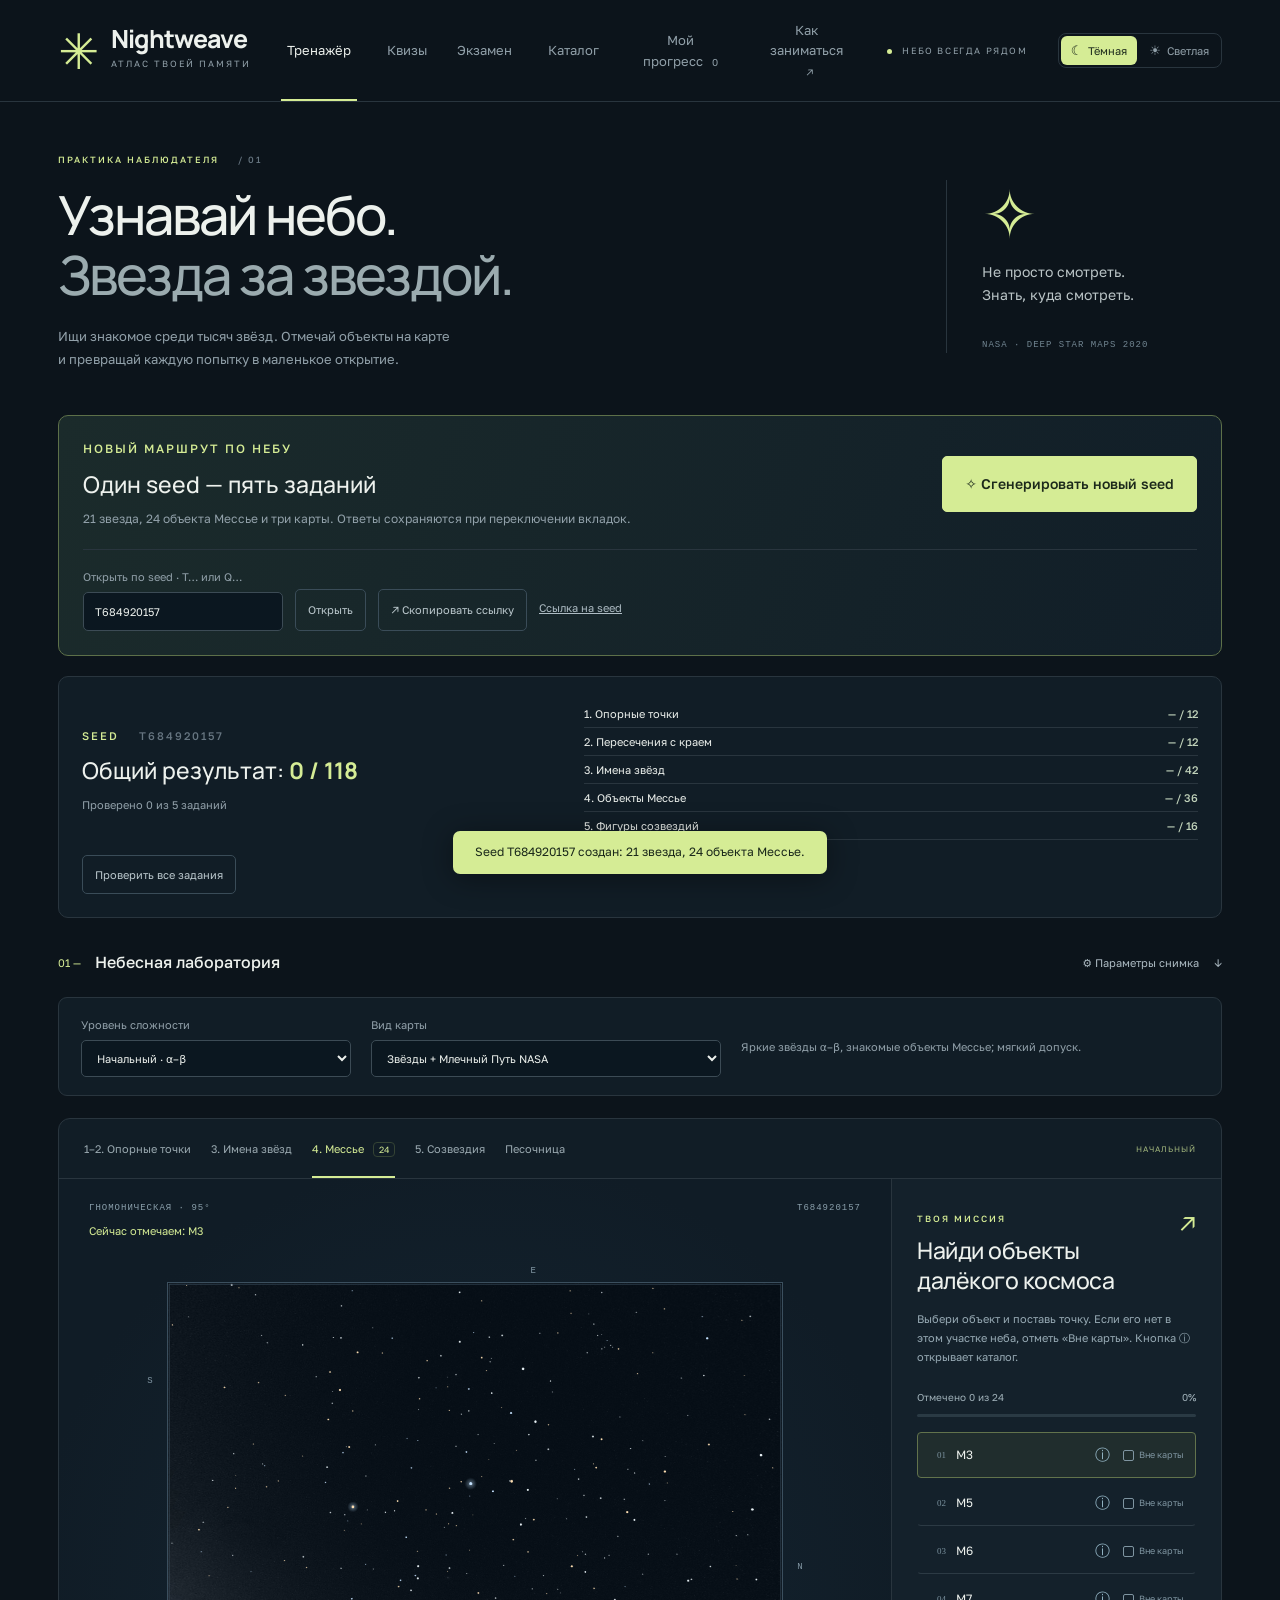
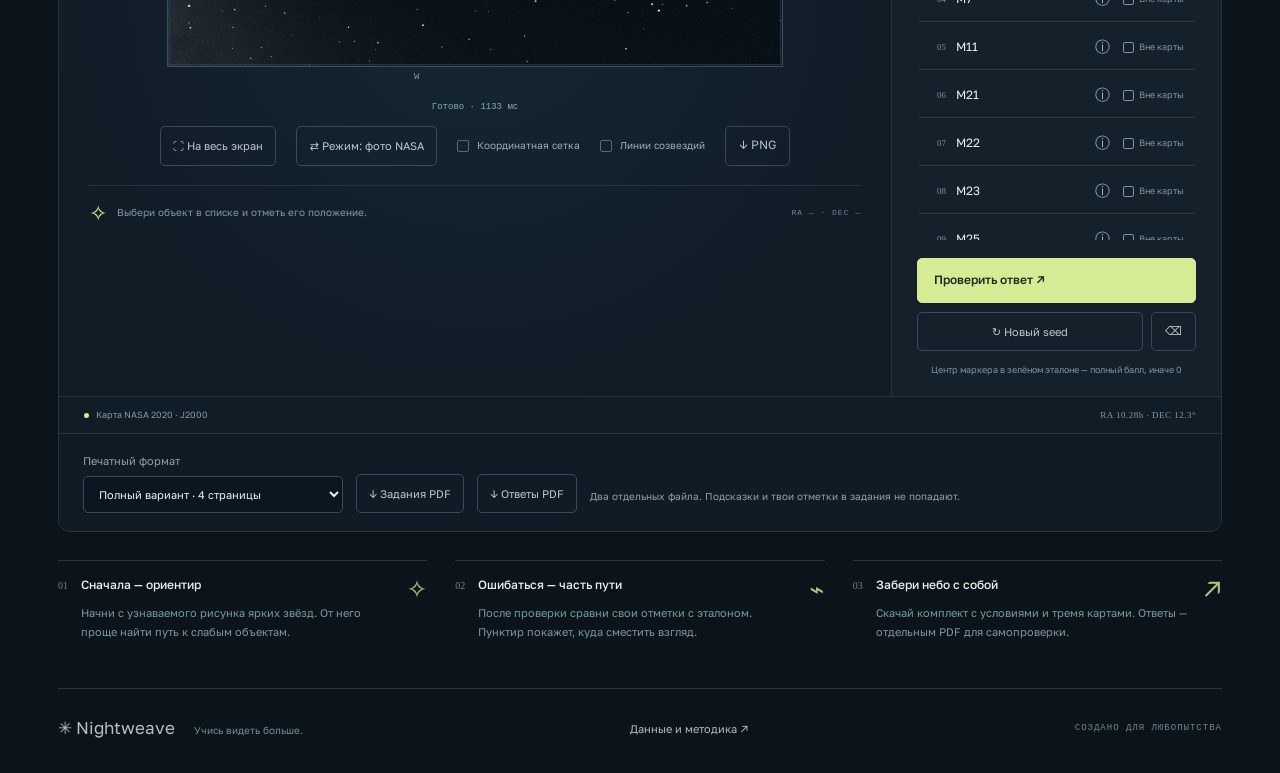
<file: index.html>
<!doctype html>
<html lang="ru">
  <head>
    <meta charset="utf-8" />
    <meta name="viewport" content="width=device-width,initial-scale=1" />
    <meta name="theme-color" content="#0c141b" />
    <meta
      name="description"
      content="Интерактивный тренажёр звёздного неба. Объекты Мессье, звёзды, созвездия и печатные задания на карте NASA 2020."
    />
    <title>Nightweave — изучай небо</title>
    <script src="theme.js"></script>
    <link rel="stylesheet" href="styles.css?v=10" />
    <script type="module" src="app.js?v=10"></script>
  </head>
  <body>
    <header class="header">
      <a href="./" class="brand" aria-label="Nightweave, главная"
        ><span class="brand-mark">✳</span
        ><span>Nightweave<small>АТЛАС ТВОЕЙ ПАМЯТИ</small></span></a
      >
      <nav aria-label="Навигация">
        <button class="nav active" id="practice-nav">Тренажёр</button
        ><a class="nav" href="quiz.html">Квизы</a
        ><a class="nav" href="exam.html">Экзамен</a
        ><button class="nav" id="catalog-nav">Каталог</button
        ><button class="nav" id="history-nav">
          Мой прогресс <span id="history-count">0</span></button
        ><button class="nav" id="help-nav">
          Как заниматься <span>↗</span>
        </button>
      </nav>
      <span class="header-note"><i></i> НЕБО ВСЕГДА РЯДОМ</span>
    </header>
    <main>
      <section class="intro">
        <div>
          <p class="eyebrow">ПРАКТИКА НАБЛЮДАТЕЛЯ <span> / 01</span></p>
          <h1>Узнавай небо.<br /><em>Звезда за звездой.</em></h1>
          <p class="intro-copy">
            Ищи знакомое среди тысяч звёзд. Отмечай объекты на карте<br
              class="desktop"
            />
            и превращай каждую попытку в маленькое открытие.
          </p>
        </div>
        <div class="intro-aside">
          <span class="orbit-symbol">✧</span>
          <p>Не просто смотреть.<br />Знать, куда смотреть.</p>
          <span class="mono">NASA · DEEP STAR MAPS 2020</span>
        </div>
      </section>
      <section class="variant-bar" aria-label="Генератор заданий">
        <div>
          <p class="eyebrow">НОВЫЙ МАРШРУТ ПО НЕБУ</p>
          <h2>Один seed — пять заданий</h2>
          <p>
            21 звезда, 24 объекта Мессье и три карты. Ответы сохраняются при
            переключении вкладок.
          </p>
        </div>
        <button id="generate-variant" class="primary generate-primary">
          ✧ Сгенерировать новый seed
        </button>
        <div class="seed-controls">
          <label
            >Открыть по seed · T… или Q…<input
              id="variant-seed"
              inputmode="text"
              maxlength="14"
              pattern="[TtQq]?[0-9]{1,12}"
              value="T684920157" /></label
          ><button id="load-variant" class="secondary">Открыть</button
          ><button id="copy-variant" class="secondary">
            ↗ Скопировать ссылку</button
          ><a id="variant-link" class="subtle" href="?seed=T684920157"
            >Ссылка на seed</a
          >
        </div>
      </section>
      <section id="variant-summary" class="variant-summary" aria-live="polite">
        <div>
          <p class="eyebrow">SEED <span id="variant-number"></span></p>
          <h2>Общий результат: <strong id="variant-total">0</strong></h2>
          <p id="variant-status"></p>
        </div>
        <div id="variant-scores"></div>
        <button id="check-variant" class="secondary">
          Проверить все задания
        </button>
      </section>
      <div class="workspace-heading">
        <div>
          <span class="section-index">01 —</span>
          <h2>Небесная лаборатория</h2>
        </div>
        <button id="settings-toggle" class="subtle" aria-expanded="false">
          ⚙ Параметры снимка <span>↓</span>
        </button>
      </div>
      <section
        id="settings"
        class="settings"
        hidden
        aria-label="Параметры снимка"
      >
        <div class="setting-header">
          <div>
            <h3>Точка наблюдения</h3>
            <p>Параметры применяются при создании нового задания.</p>
          </div>
          <button id="random-view" class="subtle">↻ Случайный участок</button>
        </div>
        <div class="settings-grid">
          <label
            >Система наведения<select id="frame">
              <option value="equatorial">Экваториальная · RA / Dec</option>
              <option value="horizon">Горизонтальная · азимут / высота</option>
            </select></label
          >
          <label hidden
            >Проекция<select id="projection">
              <option value="stereo">Стереографическая</option>
              <option value="equidistant">Равнопромежуточная</option>
              <option value="orthographic">Ортографическая</option>
              <option value="gnomonic">Гномоническая</option>
            </select></label
          >
          <label hidden
            >Поле зрения, °<input
              id="fov"
              type="number"
              min="20"
              max="180"
              value="120"
          /></label>
          <label hidden
            >Поворот, °<input
              id="roll"
              type="number"
              min="-360"
              max="360"
              value="0"
          /></label>
          <label hidden
            >Центр: RA, часы<input
              id="ra"
              type="number"
              min="0"
              max="24"
              step="0.01"
              value="5.6"
          /></label>
          <label hidden
            >Центр: Dec, °<input
              id="dec"
              type="number"
              min="-90"
              max="90"
              step="0.1"
              value="20"
          /></label>
          <label class="hor-field" hidden
            >Азимут, ° (север = 0)<input
              id="az"
              type="number"
              min="0"
              max="360"
              value="180"
          /></label>
          <label class="hor-field" hidden
            >Высота центра, °<input
              id="alt"
              type="number"
              min="-90"
              max="90"
              value="60"
          /></label>
          <label
            >Широта, °<input
              id="latitude"
              type="number"
              min="-90"
              max="90"
              value="55.75"
              step="0.01"
          /></label>
          <label
            >Долгота, ° (восток +)<input
              id="longitude"
              type="number"
              min="-180"
              max="180"
              value="37.62"
              step="0.01"
          /></label>
          <label
            >Дата и время UTC<input
              id="date"
              type="datetime-local"
              value="2026-01-15T20:00"
          /></label>
          <label
            >Объектов Мессье<input
              id="count"
              type="number"
              min="1"
              max="24"
              value="24"
          /></label>
          <label
            >Предел звёздной величины<select id="magnitude">
              <option value="4.5">4.5 · яркие звёзды</option>
              <option value="5.5" selected>5.5 · обычное небо</option>
              <option value="6">6.0 · тёмное небо</option>
            </select></label
          >
          <label
            >Seed тренажёра<input
              id="seed"
              value="T684920157"
              maxlength="14"
              inputmode="text"
              pattern="[0-9]{1,12}"
              autocomplete="off"
          /></label>
        </div>
        <div class="settings-grid extra-settings">
          <label
            >Количество звёзд в задании<input
              id="star-count"
              type="number"
              min="1"
              max="24"
              value="21"
          /></label>
          <label
            >Размер звёзд<input
              id="star-size"
              type="number"
              min="0.5"
              max="2.5"
              step="0.1"
              value="1"
          /></label>
          <label
            >Яркость фона NASA<input
              id="exposure"
              type="number"
              min="0"
              max="1.5"
              step="0.05"
              value="0.65"
          /></label>
        </div>
        <div class="settings-grid">
          <label
            >Область неба<select id="sky-mode">
              <option value="auto" selected>Случайная — своя для каждого seed</option>
              <option value="manual">Вручную — по полям RA / Dec карт ниже</option>
            </select></label
          >
        </div>
        <div class="maps-settings">
          <fieldset class="map-settings">
            <legend>Карта 1 · Опорные точки</legend>
            <label
              >Форма<select id="map-1-shape">
                <option value="circle" selected>Круглая</option>
                <option value="rectangle">Прямоугольная</option>
              </select></label
            ><label
              >Проекция<select id="map-1-projection">
                <option value="stereo" selected>Стереографическая</option>
                <option value="gnomonic">Гномоническая</option>
                <option value="equidistant">Равнопромежуточная</option>
                <option value="orthographic">Ортографическая</option>
              </select></label
            ><label
              >Поле по ширине, °<input
                id="map-1-fov"
                type="number"
                min="20"
                max="180"
                value="120" /></label
            ><label
              >RA, часы<input
                id="map-1-ra"
                type="number"
                min="0"
                max="24"
                step="0.01"
                value="5.6" /></label
            ><label
              >Dec, °<input
                id="map-1-dec"
                type="number"
                min="-90"
                max="90"
                step="0.1"
                value="20" /></label
            ><label
              >Поворот, °<input
                id="map-1-roll"
                type="number"
                min="-360"
                max="360"
                value="0" /></label
            ><label
              >Соотношение сторон<input
                id="map-1-aspect"
                type="number"
                min="1"
                max="2"
                step="0.1"
                value="1"
            /></label>
          </fieldset>
          <fieldset class="map-settings">
            <legend>Карта 2 · Имена звёзд</legend>
            <label
              >Форма<select id="map-2-shape">
                <option value="circle" selected>Круглая</option>
                <option value="rectangle">Прямоугольная</option>
              </select></label
            ><label
              >Проекция<select id="map-2-projection">
                <option value="stereo" selected>Стереографическая</option>
                <option value="gnomonic">Гномоническая</option>
                <option value="equidistant">Равнопромежуточная</option>
                <option value="orthographic">Ортографическая</option>
              </select></label
            ><label
              >Поле по ширине, °<input
                id="map-2-fov"
                type="number"
                min="20"
                max="180"
                value="120" /></label
            ><label
              >RA, часы<input
                id="map-2-ra"
                type="number"
                min="0"
                max="24"
                step="0.01"
                value="5.6" /></label
            ><label
              >Dec, °<input
                id="map-2-dec"
                type="number"
                min="-90"
                max="90"
                step="0.1"
                value="20" /></label
            ><label
              >Поворот, °<input
                id="map-2-roll"
                type="number"
                min="-360"
                max="360"
                value="0" /></label
            ><label
              >Соотношение сторон<input
                id="map-2-aspect"
                type="number"
                min="1"
                max="2"
                step="0.1"
                value="1"
            /></label>
          </fieldset>
          <fieldset class="map-settings">
            <legend>Карта 3 · Мессье и созвездия</legend>
            <label
              >Форма<select id="map-3-shape">
                <option value="circle">Круглая</option>
                <option value="rectangle" selected>Прямоугольная</option>
              </select></label
            ><label
              >Проекция<select id="map-3-projection">
                <option value="stereo">Стереографическая</option>
                <option value="gnomonic" selected>Гномоническая</option>
                <option value="equidistant">Равнопромежуточная</option>
                <option value="orthographic">Ортографическая</option>
              </select></label
            ><label
              >Поле по ширине, °<input
                id="map-3-fov"
                type="number"
                min="20"
                max="180"
                value="95" /></label
            ><label
              >RA, часы<input
                id="map-3-ra"
                type="number"
                min="0"
                max="24"
                step="0.01"
                value="18" /></label
            ><label
              >Dec, °<input
                id="map-3-dec"
                type="number"
                min="-90"
                max="90"
                step="0.1"
                value="-15" /></label
            ><label
              >Поворот, °<input
                id="map-3-roll"
                type="number"
                min="-360"
                max="360"
                value="0" /></label
            ><label
              >Соотношение сторон<input
                id="map-3-aspect"
                type="number"
                min="1"
                max="2"
                step="0.1"
                value="1.6"
            /></label>
          </fieldset>
        </div>
        <p class="fine">
          Карта 3 общая для Мессье и рисования созвездий. Гномоническое поле
          ограничено 150°, прямоугольное ортографическое — 110°. Экваториальные
          центры задаются отдельно; в горизонтальном режиме используется общий
          азимут и высота.
        </p>
        <div class="settings-bottom">
          <label class="checkbox"
            ><input id="horizon" type="checkbox" /> Обрезать небо по
            горизонту</label
          ><label class="checkbox"
            ><input id="bayer-test" type="checkbox" /> Проверять обозначения
            Байера</label
          ><label class="checkbox"
            ><input id="edges" type="checkbox" /> Пересечения экваторов с краем
            карты</label
          ><button id="apply" class="primary">
            Применить настройки ↗
          </button>
        </div>
        <p class="fine">
          Координаты каталога J2000; для горизонта учитывается прецессия. Без
          рефракции, планет и собственного движения звёзд. Диапазон дат:
          1900–2100. Гномоническое поле ограничено 150°.
        </p>
      </section>
      <section class="practice-controls" aria-label="Сложность и вид карты">
        <label
          >Уровень сложности<select id="level">
            <option value="beginner">Начальный · α–β</option>
            <option value="standard">Базовый · α–δ</option>
            <option value="advanced">Продвинутый · α–θ</option>
            <option value="expert">Экспертный · все звёзды</option>
          </select></label
        >
        <label
          >Вид карты<select id="display">
            <option value="stars">Только звёзды · цветные</option>
            <option value="milkyway" selected>
              Звёзды + Млечный Путь NASA
            </option>
            <option value="mono">Без цветов · белые звёзды</option>
            <option value="paper">Чёрные звёзды на белом</option>
          </select></label
        >
        <p id="level-description"></p>
      </section>
      <section class="lab" aria-label="Тренажёр">
        <div class="lab-top">
          <div class="tabs" role="tablist" aria-label="Вид задания">
            <button role="tab" aria-selected="false" data-mode="reference">
              1–2. Опорные точки</button
            ><button role="tab" aria-selected="false" data-mode="stars">
              3. Имена звёзд</button
            ><button role="tab" aria-selected="true" data-mode="messier">
              4. Мессье <span>24</span></button            ><button role="tab" aria-selected="false" data-mode="lines">
              5. Созвездия</button
            ><button role="tab" aria-selected="false" data-mode="sandbox">
              Песочница
            </button>
          </div>
          <span class="difficulty" id="difficulty">● СВОБОДНАЯ ПРАКТИКА</span>
        </div>
        <div class="lab-body">
          <div class="map-column">
            <div class="map-meta">
              <span id="view-label">СТЕРЕОГРАФИЧЕСКАЯ · 120°</span
              ><span id="variant-label">T684920157</span>
            </div>
            <div id="active-object" class="active-object"></div>
            <div class="map-stage" id="map-stage">
              <canvas
                id="sky"
                width="1000"
                height="1000"
                aria-label="Карта звёздного неба. Выберите объект в списке и нажмите на карту."
                tabindex="0"
              ></canvas
              ><canvas
                id="marks"
                width="1000"
                height="1000"
                aria-hidden="true"
              ></canvas
              ><span class="compass north">N</span
              ><span class="compass south">S</span
              ><span class="compass east">E</span
              ><span class="compass west">W</span>
              <div class="map-loading" id="map-loading">Собираем звёзды…</div>
            </div>
            <p id="render-status" class="render-status" role="status">
              Быстрый предпросмотр…
            </p>
            <div class="map-toolbar">
              <button id="expand-map" class="secondary" data-map-expand>⛶ На весь экран</button>
              <button id="display-toggle" class="secondary display-toggle" type="button" aria-pressed="false" title="Переключить вид карты: фото NASA ⇄ экзаменационный (чёрные звёзды на белом)">⇄ Режим: фото NASA</button>
              <label class="checkbox"
                ><input id="grid" type="checkbox" /> Координатная сетка</label
              ><label class="checkbox"
                ><input id="guides" type="checkbox" /> Линии созвездий</label
              ><button
                id="snapshot"
                class="icon-button"
                title="Скачать снимок PNG"
                aria-label="Скачать снимок PNG"
              >
                ↓ PNG
              </button>
            </div>
            <div class="map-caption">
              <span class="tiny-star">✧</span>
              <p id="map-tip">
                Выбери объект справа и отметь его положение на карте.
              </p>
              <span class="mono" id="cursor-coords">RA — · DEC —</span>
            </div>
          </div>
          <aside class="assignment">
            <div class="assignment-header">
              <span class="eyebrow">ТВОЯ МИССИЯ</span
              ><span class="assignment-icon">↗</span>
              <h2 id="task-title">Найди объекты<br /> далёкого космоса</h2>
              <p id="task-description">
                Выбери объект и поставь точку на карте. Если его нет в этом
                участке неба, отметь «Вне карты».
              </p>
            </div>
            <div class="completion">
              <span id="completion-text">Отмечено 0 из 24</span
              ><span id="completion-percent">0%</span>
              <div><i id="completion-bar"></i></div>
            </div>
            <div
              id="objects"
              class="objects"
              aria-label="Список объектов"
            ></div>
            <div id="greek-pad" class="greek-pad" hidden>
              <small>Греческие буквы: нажми, чтобы вставить в активное поле «Байер»</small>
              <div class="greek"></div>
            </div>
            <div id="line-tools" hidden>
              <label class="tool-label"
                >Инструмент<select id="draw-tool">
                  <option value="freehand">Свободный штрих</option>
                  <option value="pairs">Соединить двумя нажатиями</option>
                </select></label
              >
              <p>
                Рисуй по карте мышью, пальцем или стилусом. Стилус всегда рисует
                свободный штрих; Esc отменяет незавершённый.
              </p>
              <button id="undo-line" class="secondary">
                ↶ Отменить последний штрих
              </button>
            </div>
            <div id="sandbox-tools" hidden>
              <label class="tool-label"
                >Что подписываем<select id="sandbox-type">
                  <option value="messier">Объекты Мессье</option>
                  <option value="stars">Имена звёзд</option>
                  <option value="bayer">Обозначения Байера</option>
                  <option value="reference">Опорные точки и пересечения</option>
                </select></label
              >
              <p id="sandbox-location" class="fine">
                Сначала выбери точку на карте.
              </p>
              <label class="checkbox sandbox-absent"
                ><input id="sandbox-absent" type="checkbox" /> ■ Объекта нет на
                карте (позиция не нужна)</label
              >
              <label id="sandbox-name-label" class="tool-label"
                >Подпись<input
                  id="sandbox-name"
                  autocomplete="off"
                  maxlength="60"
                  placeholder="M31, Вега или α Lyr"
              /></label>
              <div id="sandbox-bayer-fields" class="bayer-fields" hidden>
                <label class="tool-label">Греческая буква<select id="sandbox-greek"></select></label>
                <label class="tool-label">Индекс (если есть)<input id="sandbox-index" inputmode="numeric" maxlength="1" placeholder="Например, 1" /></label>
                <label class="tool-label bayer-constellation">Созвездие<input id="sandbox-constellation" autocomplete="off" maxlength="60" placeholder="Лира, Лиры, Lyr или Lyrae" /></label>
              </div>
              <label id="sandbox-point-label" class="tool-label" hidden>Опорная точка<select id="sandbox-point"></select></label>
              <p class="fine" id="sandbox-input-help">Можно смешивать разные типы отметок на одной карте.</p>
              <div class="sandbox-buttons">
                <button id="sandbox-add" class="secondary" disabled>
                  Добавить отметку</button
                ><button id="sandbox-cancel" class="subtle">Отмена</button>
              </div>
              <div id="sandbox-entries" class="sandbox-entries"></div>
            </div>
            <div class="assignment-actions">
              <button id="check" class="primary">
                Проверить ответ <span>↗</span>
              </button>
              <div>
                <button id="new-task" class="secondary">↻ Новый seed</button
                ><button
                  id="clear"
                  class="icon-button"
                  title="Очистить ответы"
                  aria-label="Очистить ответы"
                >
                  ⌫
                </button>
              </div>
              <p id="scoring-hint">
                До 100 очков за объект · точность имеет значение
              </p>
            </div>
          </aside>
        </div>
        <div class="lab-footer">
          <span
            ><i class="status-dot"></i
            ><span id="asset-status">Карта NASA 2020 · J2000</span></span
          ><span class="footer-coords" id="observer-label"></span>
        </div>
        <div class="print-toolbar">
          <label
            >Печатный формат<select id="pdf-scope">
              <option value="full">Полный вариант · 4 страницы</option>
              <option value="current">Текущее задание · 2 страницы</option>
            </select></label
          ><button id="export-pdf" class="secondary">↓ Задания PDF</button
          ><button id="export-answers" class="secondary">↓ Ответы PDF</button>
          <p>
            Два отдельных файла. Подсказки и твои отметки в задания не попадают.
          </p>
        </div>
      </section>
      <section id="results" class="results" hidden aria-live="polite"></section>
      <section class="below">
        <div class="note-card">
          <span class="note-number">01</span>
          <div>
            <h3>Сначала — ориентир</h3>
            <p>
              Начни с узнаваемого рисунка ярких звёзд. От него проще найти путь
              к слабым объектам.
            </p>
          </div>
          <span>✧</span>
        </div>
        <div class="note-card">
          <span class="note-number">02</span>
          <div>
            <h3>Ошибаться — часть пути</h3>
            <p>
              После проверки сравни свои отметки с эталоном. Пунктир покажет,
              куда сместить взгляд.
            </p>
          </div>
          <span>⌁</span>
        </div>
        <div class="note-card">
          <span class="note-number">03</span>
          <div>
            <h3>Забери небо с собой</h3>
            <p>
              Скачай комплект с условиями и тремя картами. Ответы — отдельным
              PDF для самопроверки.
            </p>
          </div>
          <span>↗</span>
        </div>
      </section>
      <footer class="page-footer">
        <span>✳ Nightweave <small>Учись видеть больше.</small></span
        ><button class="subtle" id="sources">Данные и методика ↗</button
        ><span class="mono">СОЗДАНО ДЛЯ ЛЮБОПЫТСТВА</span>
      </footer>
    </main>
    <dialog id="dialog">
      <button class="dialog-close icon-button" aria-label="Закрыть">✕</button>
      <div id="dialog-content"></div>
    </dialog>
    <div id="toast" role="status" hidden></div>
  </body>
</html>
</file>
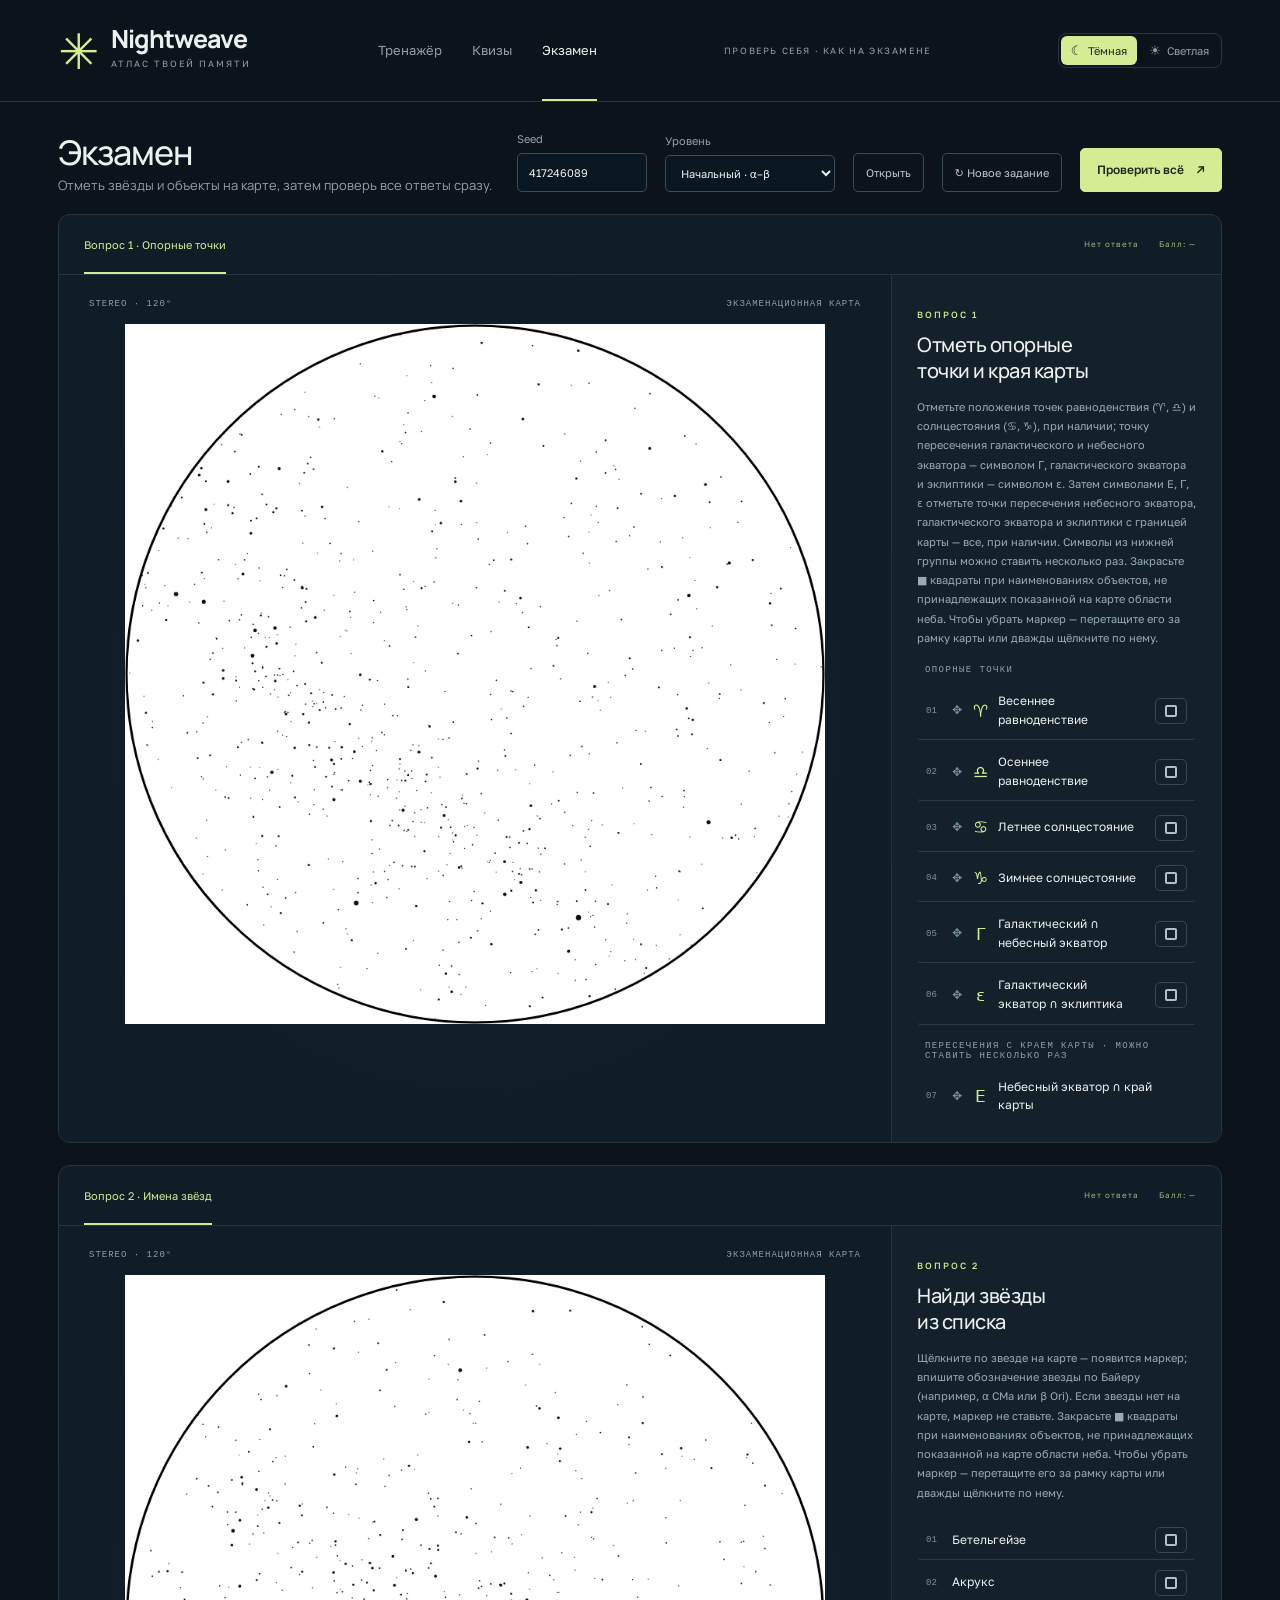
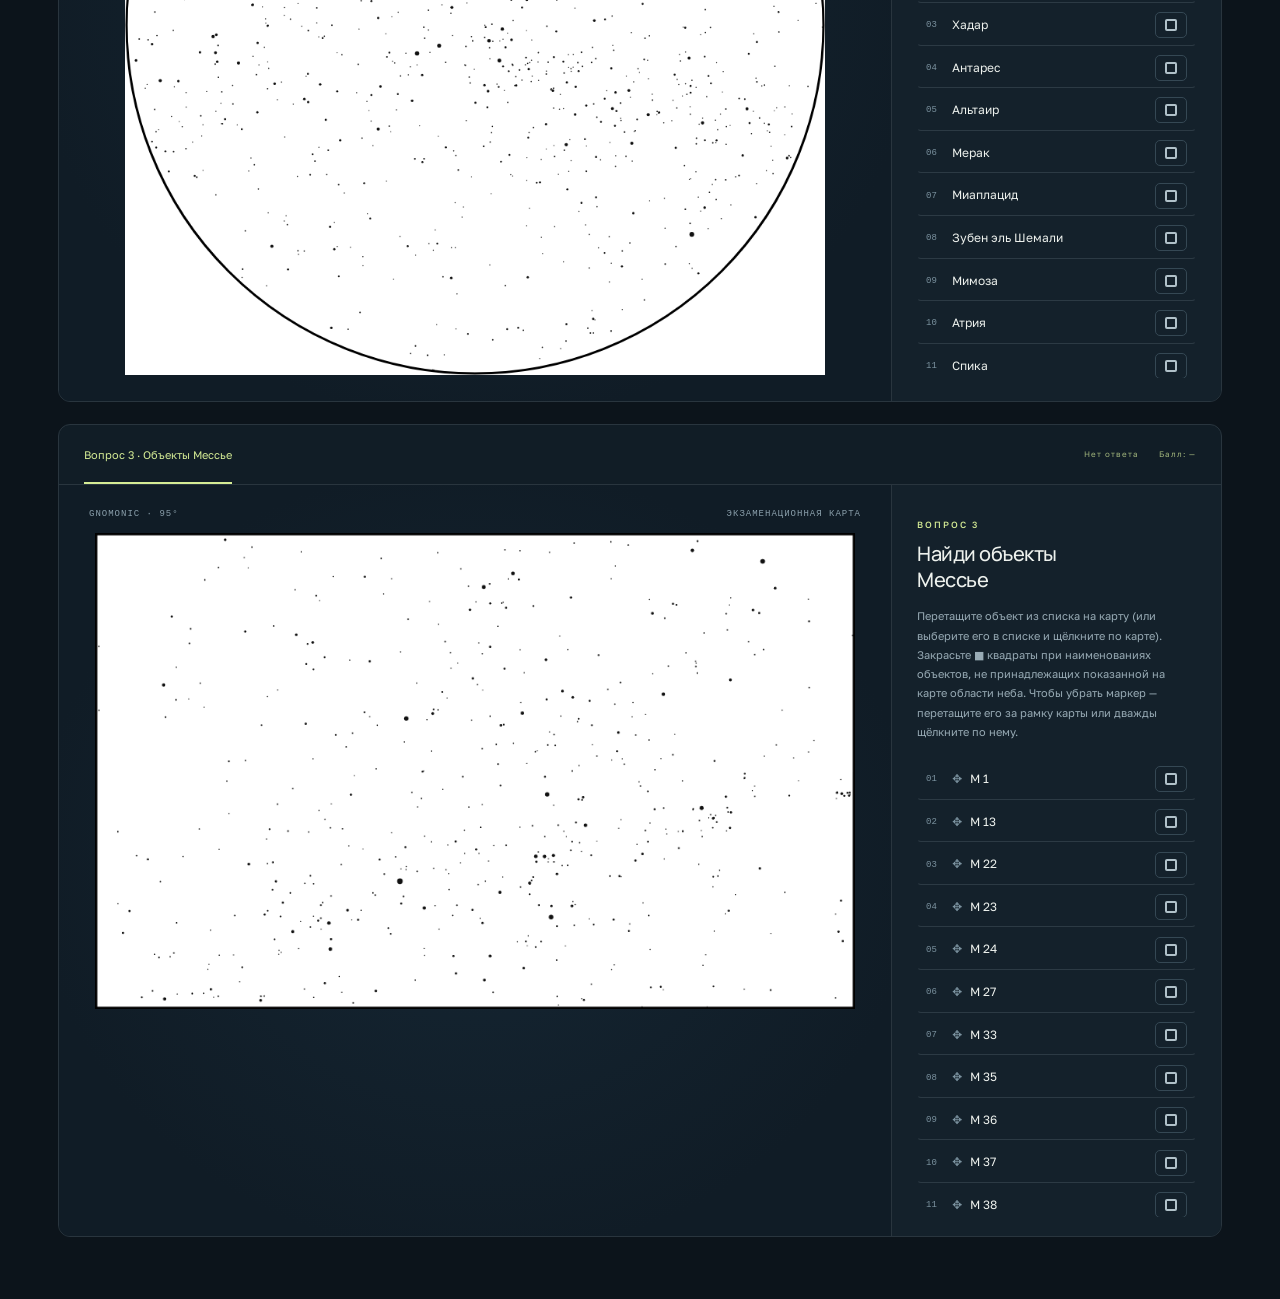
<file: exam.html>
<!doctype html>
<html lang="ru">
  <head>
    <meta charset="utf-8" />
    <meta name="viewport" content="width=device-width,initial-scale=1" />
    <meta name="theme-color" content="#0c141b" />
    <title>Nightweave — экзамен</title>
    <script src="theme.js"></script>
    <link rel="stylesheet" href="styles.css?v=10" />
  </head>
  <body>
    <header class="header">
      <a href="./" class="brand" aria-label="Nightweave, главная"
        ><span class="brand-mark">✳</span
        ><span>Nightweave<small>АТЛАС ТВОЕЙ ПАМЯТИ</small></span></a
      >
      <nav aria-label="Навигация">
        <a class="nav" href="./">Тренажёр</a
        ><a class="nav" href="quiz.html">Квизы</a
        ><a class="nav active" href="exam.html">Экзамен</a>
      </nav>
      <span class="header-note">ПРОВЕРЬ СЕБЯ · КАК НА ЭКЗАМЕНЕ</span>
    </header>
    <main class="exam-main">
      <section class="exam-bar" aria-label="Параметры экзамена">
        <h1>Экзамен<em>Отметь звёзды и объекты на карте, затем проверь все ответы сразу.</em></h1>
        <label>Seed<input id="seed" inputmode="numeric" autocomplete="off" /></label>
        <label
          >Уровень
          <select id="level">
            <option value="beginner">Начальный · α–β</option>
            <option value="standard">Базовый · α–δ</option>
            <option value="advanced">Продвинутый · α–θ</option>
            <option value="expert">Экспертный · все звёзды</option>
          </select></label
        >
        <button class="secondary" id="apply" type="button">Открыть</button>
        <button class="secondary" id="new" type="button">↻ Новое задание</button>
        <button class="primary" id="check" type="button">Проверить всё <span>↗</span></button>
      </section>
      <div id="summary" hidden></div>
      <div id="quiz"><p class="fine">Загрузка…</p></div>
    </main>
    <script type="module" src="exam.js?v=10"></script>
  </body>
</html>
</file>
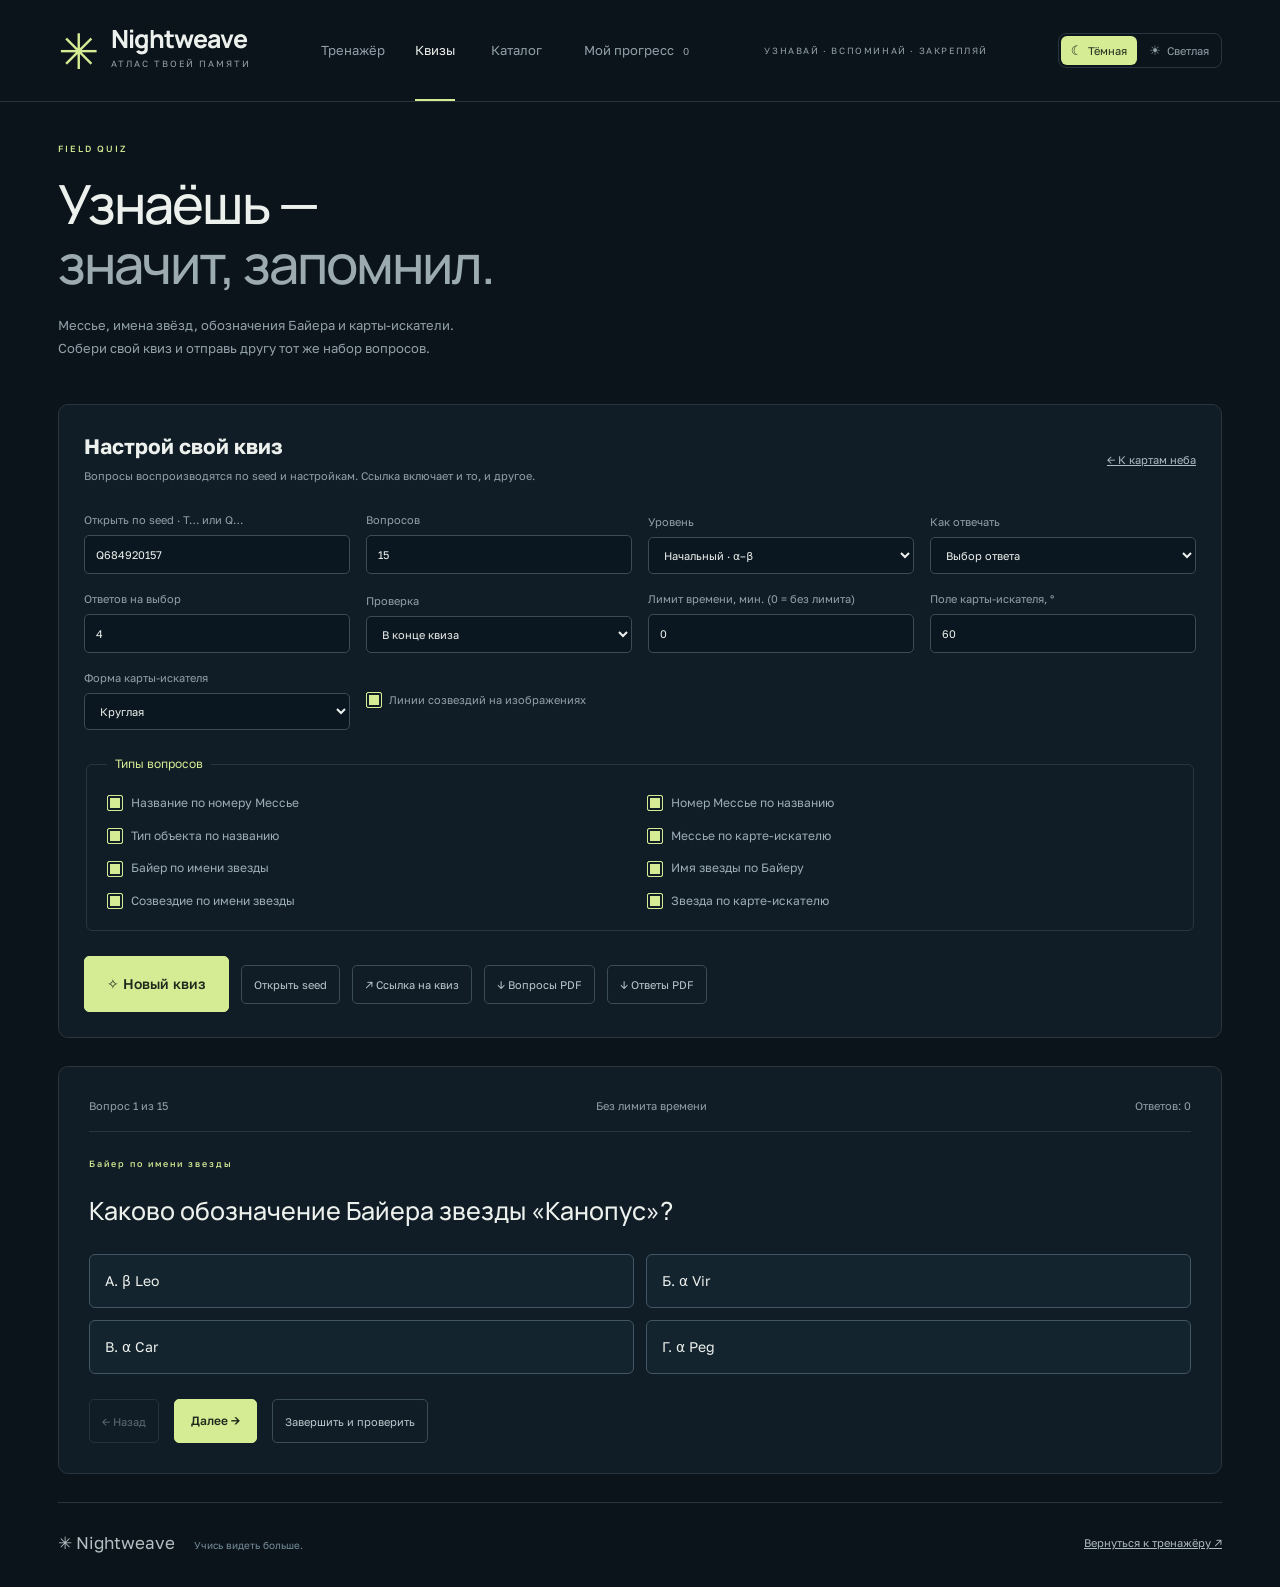
<file: quiz.html>
<!doctype html>
<html lang="ru">
  <head>
    <meta charset="utf-8" />
    <meta name="viewport" content="width=device-width,initial-scale=1" />
    <meta name="theme-color" content="#0c141b" />
    <title>Nightweave — квизы</title>
    <script src="theme.js"></script>
    <link rel="stylesheet" href="styles.css?v=10" />
    <script type="module" src="quiz.js?v=10"></script>
  </head>
  <body>
    <header class="header">
      <a href="./" class="brand"
        ><span class="brand-mark">✳</span
        ><span>Nightweave<small>АТЛАС ТВОЕЙ ПАМЯТИ</small></span></a
      >
      <nav aria-label="Навигация">
        <a class="nav" href="./">Тренажёр</a
        ><a class="nav active" href="quiz.html">Квизы</a
        ><button class="nav" id="quiz-catalog">Каталог</button><button class="nav" id="history-nav">Мой прогресс <span id="history-count">0</span></button>
      </nav>
      <span class="header-note">УЗНАВАЙ · ВСПОМИНАЙ · ЗАКРЕПЛЯЙ</span>
    </header>
    <main class="quiz-main">
      <section class="intro">
        <div>
          <p class="eyebrow">FIELD QUIZ</p>
          <h1>Узнаёшь —<br /><em>значит, запомнил.</em></h1>
          <p class="intro-copy">
            Мессье, имена звёзд, обозначения Байера и карты-искатели.<br />Собери
            свой квиз и отправь другу тот же набор вопросов.
          </p>
        </div>
      </section>
      <section class="quiz-configuration settings" aria-label="Настройки квиза">
        <div class="setting-header">
          <div>
            <h2>Настрой свой квиз</h2>
            <p>
              Вопросы воспроизводятся по seed и настройкам. Ссылка включает и
              то, и другое.
            </p>
          </div>
          <a href="./" class="subtle">← К картам неба</a>
        </div>
        <div class="settings-grid">
          <label
            >Открыть по seed · T… или Q…<input
              id="q-seed"
              inputmode="text"
              maxlength="14"
              value="Q684920157"
          /></label>
          <label
            >Вопросов<input
              id="q-count"
              type="number"
              min="1"
              max="40"
              value="15"
          /></label>
          <label
            >Уровень<select id="q-level">
              <option value="beginner">Начальный · α–β</option>
              <option value="standard">Базовый · α–δ</option>
              <option value="advanced">Продвинутый · α–θ</option>
              <option value="expert">Экспертный · все</option>
            </select></label
          >
          <label
            >Как отвечать<select id="q-answerMode">
              <option value="choice">Выбор ответа</option>
              <option value="text">Ввод вручную</option>
            </select></label
          >
          <label
            >Ответов на выбор<input
              id="q-options"
              type="number"
              min="2"
              max="6"
              value="4"
          /></label>
          <label
            >Проверка<select id="q-feedback">
              <option value="end">В конце квиза</option>
              <option value="each">После каждого ответа</option>
            </select></label
          >
          <label
            >Лимит времени, мин. (0 = без лимита)<input
              id="q-timeLimit"
              type="number"
              min="0"
              max="120"
              value="0"
          /></label>
          <label
            >Поле карты-искателя, °<input
              id="q-fov"
              type="number"
              min="20"
              max="100"
              value="60"
          /></label>
          <label
            >Форма карты-искателя<select id="q-shape">
              <option value="circle">Круглая</option>
              <option value="rectangle">Прямоугольная</option>
            </select></label
          >
          <label class="checkbox"
            ><input id="q-lines" type="checkbox" checked /> Линии созвездий на
            изображениях</label
          >
        </div>
        <fieldset class="quiz-types">
          <legend>Типы вопросов</legend>
          <div id="quiz-types"></div>
        </fieldset>
        <div class="quiz-actions">
          <button id="quiz-generate" class="primary generate-primary">
            ✧ Новый квиз</button
          ><button id="quiz-load" class="secondary">Открыть seed</button
          ><button id="quiz-copy" class="secondary">↗ Ссылка на квиз</button
          ><button id="quiz-print" class="secondary">↓ Вопросы PDF</button
          ><button id="quiz-print-answers" class="secondary">
            ↓ Ответы PDF
          </button>
        </div>
      </section>
      <section id="quiz-run" class="quiz-run" hidden aria-label="Вопросы квиза">
        <div class="quiz-progress">
          <span id="quiz-position"></span><span id="quiz-timer"></span
          ><span id="quiz-answered"></span>
        </div>
        <p id="quiz-topic" class="eyebrow"></p>
        <h2 id="quiz-question"></h2>
        <canvas
          id="quiz-image"
          width="800"
          height="800"
          hidden
          aria-label="Карта-искатель для вопроса"
        ></canvas>
        <button id="quiz-expand-map" class="secondary" data-map-expand hidden>⛶ Карта на весь экран</button>
        <div id="quiz-options"></div>
        <label id="quiz-text-label" class="tool-label" hidden
          >Твой ответ<input
            id="quiz-text"
            autocomplete="off"
            maxlength="100"
            placeholder="Введи ответ"
        /></label>
        <p id="quiz-feedback" aria-live="polite"></p>
        <div class="quiz-pagination">
          <button id="quiz-prev" class="secondary">← Назад</button
          ><button id="quiz-next" class="primary">Далее →</button
          ><button id="quiz-finish" class="secondary">
            Завершить и проверить
          </button>
        </div>
      </section>
      <section
        id="quiz-result"
        class="results"
        hidden
        aria-live="polite"
      ></section>
      <p id="quiz-loading">Загружаем звёздный каталог…</p>
      <footer class="page-footer">
        <span>✳ Nightweave <small>Учись видеть больше.</small></span
        ><a href="./" class="subtle">Вернуться к тренажёру ↗</a>
      </footer>
    </main>
    <dialog id="dialog">
      <button class="dialog-close icon-button" aria-label="Закрыть">✕</button>
      <div id="dialog-content"></div>
    </dialog>
    <div id="toast" role="status" hidden></div>
  </body>
</html>
</file>
<file: styles.css>
@import url("https://fonts.googleapis.com/css2?family=Golos+Text:wght@400;450;500;550;600;650;700&family=Manrope:wght@400;500;600;650;700;750;800&display=swap");
:root {
  color-scheme: dark;
  --bg: #0c141b;
  --panel: #111d26;
  --line: #29353e;
  --text: #edf1ed;
  --muted: #92a1aa;
  --lime: #d5ec95;
  --cyan: #8cc6d3;
  --orange: #ffb480;
  --font: "Golos Text", system-ui, sans-serif;
  --c-020910c9: #020910c9;
  --c-0b1720: #0b1720;
  --c-0c171f: #0c171f;
  --c-0c181f: #0c181f;
  --c-0d1922: #0d1922;
  --c-101c25: #101c25;
  --c-101c26: #101c26;
  --c-111e28: #111e28;
  --c-11202a: #11202a;
  --c-12222d: #12222d;
  --c-13212b: #13212b;
  --c-14212b: #14212b;
  --c-14242f: #14242f;
  --c-15232d: #15232d;
  --c-152633: #152633;
  --c-182629: #182629;
  --c-1a281a: #1a281a;
  --c-1b2b2b: #1b2b2b;
  --c-1c291b: #1c291b;
  --c-202d2d: #202d2d;
  --c-2a3a44: #2a3a44;
  --c-2b3a31: #2b3a31;
  --c-2b3a43: #2b3a43;
  --c-2c3a44: #2c3a44;
  --c-33444e: #33444e;
  --c-334954: #334954;
  --c-344334: #344334;
  --c-354854: #354854;
  --c-3a4c58: #3a4c58;
  --c-3c4b55: #3c4b55;
  --c-3c4c56: #3c4c56;
  --c-42515b: #42515b;
  --c-425663: #425663;
  --c-435560: #435560;
  --c-475963: #475963;
  --c-526444: #526444;
  --c-546351: #546351;
  --c-596a72: #596a72;
  --c-5d7049: #5d7049;
  --c-62734c: #62734c;
  --c-667580: #667580;
  --c-6d8593: #6d8593;
  --c-718591: #718591;
  --c-758d9a: #758d9a;
  --c-7b929f: #7b929f;
  --c-7f949f: #7f949f;
  --c-7f95a1: #7f95a1;
  --c-7f96a3: #7f96a3;
  --c-8196a1: #8196a1;
  --c-8297a4: #8297a4;
  --c-8499a6: #8499a6;
  --c-849aa6: #849aa6;
  --c-8ba0ac: #8ba0ac;
  --c-8ca6b4: #8ca6b4;
  --c-8fa8b5: #8fa8b5;
  --c-94b5c5: #94b5c5;
  --c-98abb5: #98abb5;
  --c-9baab1: #9baab1;
  --c-9babaf: #9babaf;
  --c-9caeb8: #9caeb8;
  --c-a0b1b9: #a0b1b9;
  --c-a1b57c: #a1b57c;
  --c-acbcc5: #acbcc5;
  --c-acbec8: #acbec8;
  --c-aebcc4: #aebcc4;
  --c-b0c1c9: #b0c1c9;
  --c-b0c67e: #b0c67e;
  --c-b2c0c4: #b2c0c4;
  --c-b7c8cf: #b7c8cf;
  --c-bbc5c7: #bbc5c7;
  --c-bcc9ce: #bcc9ce;
  --c-c0d2ba: #c0d2ba;
}

@font-face {
  font-family: "Nightweave Symbols";
  src: url("assets/symbols.ttf") format("truetype");
  font-display: swap;
}

* {
  box-sizing: border-box;
}
body {
  margin: 0;
  background: var(--bg);
  color: var(--text);
  font: 14px/1.55 var(--font);
}
button,
input,
select {
  font: inherit;
}
button,
a,
input,
select {
  -webkit-tap-highlight-color: transparent;
}
button {
  cursor: pointer;
}
button {
  color: inherit;
  border: 0;
  background: none;
}
button:disabled {
  opacity: 0.45;
  cursor: wait;
}
a {
  color: inherit;
}
button:focus-visible,
a:focus-visible,
canvas:focus-visible {
  outline: 2px solid var(--lime);
  outline-offset: 4px;
}
button:hover {
  filter: brightness(1.15);
}
[hidden] {
  display: none !important;
}
.header {
  height: 102px;
  max-width: 1440px;
  margin: auto;
  padding: 0 58px;
  border-bottom: 1px solid var(--line);
  display: flex;
  align-items: center;
  justify-content: space-between;
  gap: 30px;
}
.brand {
  display: flex;
  text-decoration: none;
  gap: 13px;
  align-items: center;
  font:
    750 27px/1.1 Manrope,
    var(--font);
  letter-spacing: -1px;
}
.brand-mark {
  color: var(--lime);
  font-size: 49px;
}
.brand small {
  display: block;
  font: 9px/2.5 var(--font);
  letter-spacing: 2px;
  color: var(--muted);
}
nav {
  display: flex;
  gap: 30px;
  height: 100%;
}
.nav {
  position: relative;
  font-size: 13px;
  color: var(--muted);
}
.nav.active {
  color: var(--text);
}
.nav.active:after {
  content: "";
  height: 2px;
  background: var(--lime);
  bottom: 0;
  left: 0;
  right: 0;
  position: absolute;
}
.nav span {
  margin-left: 6px;
  font-size: 10px;
}
.header-note {
  font-size: 9px;
  letter-spacing: 1.6px;
  color: var(--muted);
  white-space: nowrap;
}
i.status-dot,
.header-note i {
  display: inline-block;
  width: 5px;
  height: 5px;
  border-radius: 50%;
  background: var(--lime);
  margin-right: 7px;
}
main {
  max-width: 1440px;
  margin: auto;
  padding: 0 58px;
}
.intro {
  display: flex;
  justify-content: space-between;
  align-items: center;
  padding: 51px 0 43px;
}
.eyebrow {
  font-size: 9px;
  letter-spacing: 2px;
  font-weight: 500;
  color: var(--lime);
  margin: 0 0 17px;
}
.eyebrow span {
  color: var(--c-667580);
  margin-left: 15px;
}
h1 {
  font:
    500 54px/1.12 Manrope,
    var(--font);
  letter-spacing: -2px;
  margin: 0 0 20px;
}
h1 em {
  font-style: normal;
  color: var(--c-9babaf);
}
.intro-copy {
  color: var(--muted);
  font-size: 13px;
  line-height: 1.8;
  margin: 0;
}
.intro-aside {
  width: 250px;
  border-left: 1px solid var(--line);
  padding-left: 35px;
  margin: 8px 26px 0 0;
}
.orbit-symbol {
  color: var(--lime);
  font-size: 66px;
  line-height: 1;
}
.intro-aside p {
  color: var(--c-bbc5c7);
  font-size: 14px;
  line-height: 1.7;
  margin: 14px 0 24px;
}
.mono {
  font:
    9px/1.5 ui-monospace,
    monospace;
  letter-spacing: 1px;
  color: var(--c-718591);
}
.workspace-heading {
  display: flex;
  justify-content: space-between;
  align-items: center;
  margin-bottom: 18px;
}
.workspace-heading > div {
  display: flex;
  align-items: center;
  gap: 14px;
}
.section-index {
  color: var(--lime);
  font-size: 11px;
}
.workspace-heading h2 {
  font-size: 16px;
  font-weight: 500;
  margin: 0;
}
.subtle {
  color: var(--c-aebcc4);
  font-size: 11px;
  padding: 8px 0;
}
.subtle span {
  margin-left: 12px;
}
.lab {
  border: 1px solid var(--line);
  border-radius: 12px;
  overflow: hidden;
  background: var(--panel);
}
.lab-top {
  display: flex;
  justify-content: space-between;
  align-items: center;
  gap: 14px;
  border-bottom: 1px solid var(--line);
  padding: 0 25px;
}
.tabs {
  display: flex;
  gap: 24px;
}
.tabs button {
  position: relative;
  font-size: 12px;
  padding: 21px 0;
  color: var(--c-9baab1);
  white-space: nowrap;
}
.tabs button[aria-selected="true"] {
  color: var(--lime);
}
.tabs button[aria-selected="true"]:after {
  position: absolute;
  content: "";
  bottom: 0;
  left: 0;
  right: 0;
  height: 2px;
  background: var(--lime);
}
.tabs button span {
  margin-left: 6px;
  border: 1px solid var(--c-344334);
  color: var(--lime);
  padding: 1px 5px;
  border-radius: 4px;
  font-size: 9px;
}
.difficulty {
  font-size: 8px;
  letter-spacing: 1px;
  color: var(--c-a1b57c);
  white-space: nowrap;
}
.lab-body {
  display: grid;
  grid-template-columns: minmax(0, 1fr) 330px;
}
.map-column {
  padding: 23px 30px 0;
  background: radial-gradient(ellipse at center, var(--c-152633) 0%, var(--c-101c26) 75%);
  min-width: 0;
}
.map-meta {
  display: flex;
  justify-content: space-between;
  gap: 10px;
  font:
    9px/1.5 ui-monospace,
    monospace;
  letter-spacing: 1px;
  color: var(--c-8ba0ac);
}
.map-stage {
  position: relative;
  width: min(100%, 670px);
  margin: 12px auto 6px;
  aspect-ratio: 1;
}
.map-stage canvas {
  position: absolute;
  inset: 4%;
  width: 92%;
  height: 92%;
  border-radius: 50%;
}
#sky {
  background: #050c13;
  border: 1px solid #3b4f5e;
  cursor: crosshair;
  touch-action: none;
}
#marks {
  pointer-events: none;
}
.compass {
  position: absolute;
  font:
    9px ui-monospace,
    monospace;
  color: var(--c-8297a4);
}
.north {
  top: 0;
  left: 50%;
}
.south {
  bottom: 0;
  left: 50%;
}
.east {
  left: 0;
  top: 50%;
}
.west {
  right: 0;
  top: 50%;
}
.map-loading {
  position: absolute;
  inset: 40% 15%;
  text-align: center;
  color: var(--lime);
  font-size: 14px;
  pointer-events: none;
}
.map-toolbar {
  display: flex;
  align-items: center;
  justify-content: center;
  gap: 24px;
  padding: 10px 0 19px;
}
.checkbox {
  display: flex;
  align-items: center;
  gap: 8px;
  font-size: 10px;
  color: var(--c-9caeb8);
  cursor: pointer;
}
.checkbox input {
  appearance: none;
  width: 12px;
  height: 12px;
  min-width: 12px;
  border: 1px solid var(--c-596a72);
  background: transparent;
  border-radius: 2px;
  margin: 0;
  cursor: pointer;
}
.checkbox input:checked {
  background: var(--lime);
  border-color: var(--lime);
  box-shadow: inset 0 0 0 2px var(--panel);
}
.map-caption {
  border-top: 1px solid var(--line);
  display: flex;
  align-items: center;
  gap: 10px;
  min-height: 56px;
}
.map-caption p {
  font-size: 10px;
  color: var(--c-8499a6);
  flex: 1;
  margin: 0;
}
.tiny-star {
  font-size: 22px;
  color: var(--lime);
}
.map-caption .mono {
  font-size: 8px;
  white-space: nowrap;
}
.assignment {
  border-left: 1px solid var(--line);
  padding: 27px 25px 19px;
  background: var(--c-14212b);
  display: flex;
  flex-direction: column;
}
.assignment-header {
  position: relative;
}
.assignment-icon {
  position: absolute;
  right: 0;
  top: 0;
  color: var(--lime);
  font-size: 23px;
}
.assignment-header h2 {
  font:
    500 23px/1.3 Manrope,
    var(--font);
  letter-spacing: -0.5px;
  margin: 8px 0 13px;
}
.assignment-header p {
  font-size: 11px;
  line-height: 1.75;
  color: var(--c-98abb5);
  margin: 0;
}
.completion {
  display: flex;
  flex-wrap: wrap;
  justify-content: space-between;
  gap: 9px;
  font-size: 10px;
  color: var(--c-a0b1b9);
  margin: 23px 0 13px;
}
.completion > div {
  height: 3px;
  background: var(--c-2a3a44);
  width: 100%;
  border-radius: 4px;
  overflow: hidden;
}
.completion i {
  display: block;
  background: var(--lime);
  height: 100%;
  width: 0;
  transition: width 0.2s;
}
.objects {
  max-height: 410px;
  overflow: auto;
  scrollbar-width: thin;
  scrollbar-color: var(--c-42515b) transparent;
}
.object-row {
  border: 1px solid transparent;
  border-bottom-color: var(--c-2c3a44);
  border-radius: 4px;
  display: grid;
  grid-template-columns: 1fr auto;
  align-items: center;
  gap: 2px;
  padding: 2px 8px;
  margin: 2px 0;
}
.object-row.selected {
  border-color: var(--c-62734c);
  background: var(--c-202d2d);
}
.object-select {
  text-align: left;
  padding: 8px 0;
  display: flex;
  gap: 10px;
  align-items: center;
  font-size: 12px;
  min-width: 0;
}
.object-number {
  font: 9px ui-monospace;
  color: var(--c-7b929f);
}
.object-name {
  overflow-wrap: anywhere;
}
.object-state {
  font-size: 10px;
  color: var(--lime);
  margin-left: auto;
}
.absent {
  font-size: 9px;
  color: var(--c-7f95a1);
  padding: 7px 3px;
  white-space: nowrap;
  display: inline-flex;
  align-items: center;
}
/* ■ — то же обозначение «нет на карте», что и в экзамене */
.sq {
  display: inline-block;
  width: 11px;
  height: 11px;
  box-sizing: border-box;
  border: 1.5px solid currentColor;
  border-radius: 2px;
  margin-right: 5px;
  flex: none;
}
.absent[aria-pressed="true"] .sq,
.sq.on { background: currentColor; }
.entry-absent {
  display: inline-flex;
  align-items: center;
  font-size: 9px;
  color: var(--lime);
  white-space: nowrap;
}
.sandbox-absent { margin: 0 0 12px; }
.absent[aria-pressed="true"] {
  color: var(--lime);
}
.bayer-answer {
  grid-column: 1/-1;
  font-size: 11px;
  width: 100%;
  padding: 6px 8px !important;
  margin-bottom: 5px;
  background: var(--c-0d1922) !important;
}
.assignment-actions {
  margin-top: auto;
  padding-top: 18px;
}
.primary {
  background: var(--lime);
  color: var(--c-1c291b);
  border: 1px solid var(--lime);
  border-radius: 5px;
  padding: 12px 16px;
  font-size: 12px;
  font-weight: 550;
  display: flex;
  justify-content: space-between;
  align-items: center;
  gap: 12px;
}
.assignment-actions > .primary {
  width: 100%;
}
.assignment-actions > div {
  display: flex;
  gap: 8px;
  margin-top: 9px;
}
.secondary {
  border: 1px solid var(--c-3a4c58);
  border-radius: 5px;
  padding: 10px 12px;
  color: var(--c-bcc9ce);
  font-size: 11px;
}
.assignment-actions .secondary {
  flex: 1;
}
.icon-button {
  border: 1px solid var(--c-354854);
  border-radius: 5px;
  padding: 8px 13px;
  font-size: 12px;
  color: var(--c-b0c1c9);
}
.assignment-actions p {
  font-size: 9px;
  text-align: center;
  color: var(--c-7f949f);
  margin: 12px 0 0;
}
.lab-footer {
  border-top: 1px solid var(--line);
  display: flex;
  align-items: center;
  gap: 22px;
  padding: 11px 25px;
  font-size: 9px;
  color: var(--c-849aa6);
}
.lab-footer .footer-coords {
  margin-left: auto;
  font: 9px ui-monospace;
  letter-spacing: 0.5px;
}
.lab-footer .subtle {
  font-size: 10px;
}
.below {
  display: grid;
  grid-template-columns: repeat(3, 1fr);
  margin-top: 28px;
  margin-bottom: 46px;
  gap: 28px;
}
.note-card {
  display: flex;
  gap: 13px;
  padding-top: 15px;
  border-top: 1px solid var(--line);
}
.note-number {
  font: 10px ui-monospace;
  color: var(--c-6d8593);
  padding-top: 4px;
}
.note-card h3 {
  font-size: 12px;
  font-weight: 500;
  margin: 0 0 9px;
}
.note-card p {
  font-size: 11px;
  line-height: 1.75;
  color: var(--c-7f96a3);
  margin: 0;
}
.note-card > span:last-child {
  margin-left: auto;
  color: var(--c-b0c67e);
  font-size: 25px;
  align-self: flex-start;
  line-height: 1;
}
.page-footer {
  padding: 23px 0 28px;
  border-top: 1px solid var(--line);
  display: flex;
  justify-content: space-between;
  align-items: center;
  color: var(--c-b2c0c4);
  font-size: 17px;
}
.page-footer small {
  font-size: 10px;
  margin-left: 15px;
  color: var(--c-758d9a);
}
.settings {
  padding: 25px;
  background: var(--panel);
  border: 1px solid var(--line);
  border-radius: 10px;
  margin-bottom: 20px;
}
.setting-header {
  display: flex;
  align-items: center;
  justify-content: space-between;
  margin-bottom: 22px;
}
.setting-header h3 {
  margin: 0;
  font-size: 16px;
}
.setting-header p {
  color: var(--muted);
  font-size: 11px;
  margin: 5px 0;
}
.settings-grid {
  display: grid;
  grid-template-columns: repeat(4, minmax(0, 1fr));
  gap: 16px;
}
.settings-grid label {
  font-size: 11px;
  color: var(--muted);
  display: flex;
  flex-direction: column;
  gap: 7px;
}
input:not([type="checkbox"]),
select {
  border: 1px solid var(--c-3c4b55);
  background: var(--c-0b1720);
  border-radius: 5px;
  padding: 10px 11px;
  color: var(--text);
  width: 100%;
  min-width: 0;
  outline: none;
}
input:focus,
select:focus {
  border-color: var(--lime);
}
.settings-bottom {
  display: flex;
  gap: 24px;
  margin-top: 24px;
  align-items: center;
  flex-wrap: wrap;
}
.settings-bottom .primary {
  margin-left: auto;
}
.fine {
  font-size: 10px;
  color: var(--c-8196a1);
  margin-bottom: 0;
}
.results {
  border: 1px solid var(--c-526444);
  background: var(--c-182629);
  border-radius: 10px;
  padding: 26px;
  margin-top: 22px;
}
.results-top {
  display: flex;
  align-items: center;
  justify-content: space-between;
  gap: 20px;
}
.score {
  font:
    500 38px Manrope,
    var(--font);
  color: var(--lime);
}
.results h3 {
  margin: 0;
  font-size: 18px;
}
.results p {
  color: var(--muted);
  font-size: 12px;
}
.legend {
  display: flex;
  gap: 16px;
  font-size: 11px;
  color: var(--c-acbcc5);
}
.legend .correct {
  color: var(--lime);
}
.legend .user {
  color: var(--orange);
}
table {
  width: 100%;
  border-collapse: collapse;
  font-size: 12px;
  margin: 18px 0;
}
th,
td {
  text-align: left;
  padding: 9px 8px;
  border-bottom: 1px solid var(--line);
}
th {
  color: var(--muted);
  font-weight: 400;
}
dialog {
  background: var(--c-15232d);
  color: var(--text);
  border: 1px solid var(--c-475963);
  border-radius: 12px;
  padding: 35px;
  max-width: 760px;
  width: calc(100% - 30px);
  max-height: 85vh;
  overflow: auto;
}
dialog::backdrop {
  background: var(--c-020910c9);
  backdrop-filter: blur(5px);
}
.dialog-close {
  float: right;
  margin: -16px -16px 0 10px;
}
dialog h2 {
  font: 500 27px Manrope;
}
dialog p,
dialog li {
  color: var(--c-acbec8);
  line-height: 1.8;
  font-size: 13px;
}
dialog a {
  color: var(--lime);
}
dialog ol {
  padding-left: 20px;
}
#toast {
  position: fixed;
  bottom: 26px;
  left: 50%;
  transform: translateX(-50%);
  background: var(--lime);
  color: var(--c-1a281a);
  padding: 12px 22px;
  border-radius: 7px;
  z-index: 20;
  box-shadow: 0 4px 30px #0006;
  font-size: 12px;
}
#line-tools p {
  font-size: 12px;
  color: var(--muted);
}
.history-empty {
  padding: 25px;
  text-align: center;
}
@media (min-width: 1500px) {
  main,
  .header {
    max-width: 1500px;
  }
  .map-stage {
    max-width: 680px;
  }
  .assignment {
    padding: 32px;
  }
  .lab-body {
    grid-template-columns: minmax(0, 1fr) 365px;
  }
}
@media (max-width: 1100px) {
  main,
  .header {
    padding-left: 30px;
    padding-right: 30px;
  }
  .header-note {
    display: none;
  }
  .difficulty {
    display: none;
  }
  .tabs {
    gap: 21px;
  }
  .lab-body {
    grid-template-columns: minmax(0, 1fr) 300px;
  }
  .map-column {
    padding-left: 18px;
    padding-right: 18px;
  }
  .map-toolbar {
    gap: 12px;
  }
  .map-caption .mono {
    display: none;
  }
  .assignment {
    padding: 24px 20px;
  }
  .intro-aside {
    margin-right: 0;
  }
  .lab-footer {
    flex-wrap: wrap;
    gap: 8px 22px;
  }
  .settings-grid {
    grid-template-columns: repeat(3, minmax(0, 1fr));
  }
}
@media (max-width: 760px) {
  .header {
    height: 80px;
    padding: 0 20px;
    gap: 15px;
  }
  .brand {
    font-size: 23px;
  }
  .brand-mark {
    font-size: 37px;
  }
  .brand small {
    font-size: 7px;
    letter-spacing: 1.5px;
  }
  nav {
    gap: 18px;
  }
  .nav {
    font-size: 11px;
  }
  #help-nav {
    display: none;
  }
  main {
    padding: 0 18px;
  }
  .intro {
    padding: 35px 3px 30px;
  }
  h1 {
    font-size: 39px;
    letter-spacing: -1.5px;
  }
  .intro-aside {
    display: none;
  }
  .intro-copy {
    font-size: 12px;
  }
  .desktop {
    display: none;
  }
  .workspace-heading h2 {
    font-size: 13px;
  }
  .workspace-heading > div {
    gap: 8px;
  }
  .workspace-heading .subtle {
    font-size: 10px;
  }
  .lab-top {
    padding: 0 15px;
    overflow: auto;
  }
  .tabs {
    gap: 20px;
  }
  .tabs button {
    font-size: 11px;
    padding: 17px 0;
  }
  .lab-body {
    display: block;
  }
  .map-column {
    padding: 16px 13px 0;
  }
  .map-meta {
    font-size: 8px;
  }
  .map-stage {
    max-width: 540px;
    margin-top: 14px;
  }
  .map-toolbar {
    gap: 20px;
  }
  .map-caption {
    min-height: 50px;
  }
  .assignment {
    border-left: 0;
    border-top: 1px solid var(--line);
    padding: 22px;
  }
  .assignment-header h2 br {
    display: none;
  }
  .assignment-header h2 {
    font-size: 22px;
  }
  .objects {
    max-height: 360px;
  }
  .object-row {
    padding: 3px 10px;
  }
  .object-select {
    font-size: 13px;
  }
  .absent {
    font-size: 11px;
  }
  .assignment-actions {
    padding-top: 20px;
  }
  .assignment-actions .primary {
    font-size: 13px;
  }
  .lab-footer {
    padding: 12px 18px;
    gap: 7px 18px;
  }
  .footer-coords {
    display: none;
  }
  .below {
    grid-template-columns: 1fr;
    gap: 18px;
    margin-bottom: 25px;
  }
  .note-card {
    padding-top: 13px;
  }
  .note-card p {
    font-size: 12px;
  }
  .page-footer {
    flex-wrap: wrap;
    gap: 10px;
  }
  .page-footer > .mono {
    display: none;
  }
  .page-footer small {
    display: none;
  }
  .settings-grid {
    grid-template-columns: repeat(2, minmax(0, 1fr));
  }
  .settings {
    padding: 18px;
  }
  .setting-header {
    gap: 15px;
    align-items: start;
  }
  .settings-bottom {
    gap: 14px;
  }
  .settings-bottom .primary {
    margin: 5px 0 0;
    width: 100%;
  }
  .results {
    padding: 20px;
  }
  .results-top {
    align-items: start;
  }
  .score {
    font-size: 29px;
  }
  .legend {
    flex-wrap: wrap;
  }
  th,
  td {
    padding: 8px 4px;
    font-size: 10px;
  }
}
@media (prefers-reduced-motion: reduce) {
  * {
    transition: none !important;
    scroll-behavior: auto !important;
  }
}

.practice-controls {
  display: grid;
  grid-template-columns: minmax(190px, 1fr) minmax(220px, 1.3fr) 1.7fr;
  gap: 20px;
  align-items: center;
  margin: 0 0 22px;
  padding: 18px 22px;
  border: 1px solid var(--line);
  border-radius: 9px;
  background: var(--panel);
}
.practice-controls label,
.print-toolbar label,
.tool-label,
.atlas-search label,
.finder-toolbar > label:not(.checkbox) {
  display: flex;
  flex-direction: column;
  gap: 7px;
  font-size: 11px;
  color: var(--muted);
}
.practice-controls p {
  font-size: 11px;
  line-height: 1.8;
  color: var(--muted);
  margin: 0;
}
.extra-settings {
  margin-top: 17px;
}
.render-status {
  color: var(--c-8fa8b5);
  font:
    9px ui-monospace,
    monospace;
  text-align: center;
  margin: 4px 0 0;
  min-height: 14px;
}
.active-object {
  font-size: 11px;
  color: var(--lime);
  min-height: 18px;
  margin-top: 6px;
}
.tabs {
  overflow: auto;
  scrollbar-width: thin;
  gap: 20px;
}
.lab-top {
  min-width: 0;
}
.difficulty {
  margin-left: 10px;
}
.tabs button {
  font-size: 11px;
}
.object-row {
  grid-template-columns: minmax(0, 1fr) auto auto;
}
.object-info {
  font-size: 15px;
  color: var(--c-94b5c5);
  padding: 7px;
  min-width: 32px;
  min-height: 36px;
  border-radius: 4px;
}
.object-info:hover {
  background: var(--c-2b3a43);
  color: var(--lime);
}
.tool-label {
  margin-bottom: 12px;
}
.sandbox-buttons {
  display: flex;
  gap: 12px;
  align-items: center;
  margin: 12px 0 18px;
}
.sandbox-entries {
  max-height: 260px;
  overflow: auto;
}
.sandbox-entry {
  display: flex;
  gap: 8px;
  margin: 9px 0;
}
.sandbox-entry input {
  font-size: 12px;
}
.sandbox-entry button {
  min-width: 36px;
}
.print-toolbar {
  border-top: 1px solid var(--line);
  padding: 18px 24px;
  display: flex;
  align-items: end;
  flex-wrap: wrap;
  gap: 13px;
  background: var(--c-101c25);
}
.print-toolbar label {
  min-width: 260px;
}
.print-toolbar p {
  font-size: 10px;
  color: var(--muted);
  flex: 1;
  margin: 0 0 8px;
  min-width: 170px;
}
.table-scroll {
  overflow: auto;
}
.atlas-search {
  display: grid;
  grid-template-columns: 1fr 1.6fr;
  gap: 16px;
  margin-bottom: 20px;
}
.atlas-list {
  display: grid;
  grid-template-columns: repeat(2, minmax(0, 1fr));
  gap: 8px;
  max-height: 50vh;
  overflow: auto;
  padding: 2px;
}
.atlas-item {
  text-align: left;
  padding: 14px;
  border: 1px solid var(--c-334954);
  border-radius: 6px;
  background: var(--c-11202a);
  display: flex;
  flex-direction: column;
  gap: 5px;
}
.atlas-item strong {
  color: var(--lime);
  font-size: 15px;
}
.atlas-item span {
  font-size: 12px;
  color: var(--c-b7c8cf);
}
.atlas-item small {
  font-size: 10px;
  color: var(--c-8ca6b4);
}
.object-facts {
  display: grid;
  grid-template-columns: 1fr 1fr;
  gap: 14px;
}
.object-facts > div {
  padding: 12px;
  border: 1px solid var(--line);
  border-radius: 5px;
}
.object-facts dt {
  font-size: 10px;
  color: var(--muted);
  margin-bottom: 7px;
}
.object-facts dd {
  margin: 0;
  font-size: 13px;
}
.finder {
  display: block;
  width: min(100%, 600px);
  height: auto;
  aspect-ratio: 1;
  margin: 22px auto;
  border-radius: 50%;
  background: #050d15;
}
.finder-toolbar {
  display: flex;
  align-items: center;
  gap: 20px;
  flex-wrap: wrap;
}
.finder-toolbar select {
  padding: 6px 10px;
}
.finder-toolbar > label:not(.checkbox) {
  min-width: 95px;
}
#sky {
  touch-action: none;
  user-select: none;
  -webkit-user-select: none;
}
#line-tools .secondary {
  width: 100%;
}
.brand {
  white-space: nowrap;
  font-size: 25px;
}
@media (max-width: 1100px) {
  .header {
    gap: 20px;
  }
  nav {
    gap: 20px;
  }
  .practice-controls {
    grid-template-columns: 1fr 1.2fr;
  }
  .practice-controls p {
    grid-column: 1/-1;
  }
  .lab-top {
    padding: 0 16px;
  }
  .tabs {
    gap: 16px;
  }
  .tabs button {
    font-size: 10px;
  }
}
@media (max-width: 760px) {
  .header {
    height: auto;
    min-height: 84px;
    flex-wrap: wrap;
    padding-top: 12px;
    padding-bottom: 0;
    gap: 0 15px;
  }
  .brand {
    font-size: 23px;
  }
  .brand small {
    display: none;
  }
  nav {
    width: 100%;
    height: 40px;
    justify-content: space-between;
    gap: 12px;
  }
  .nav {
    font-size: 12px;
  }
  .header-note {
    display: none;
  }
  .intro {
    padding-top: 28px;
  }
  .practice-controls {
    grid-template-columns: 1fr;
    padding: 16px;
    gap: 13px;
  }
  .practice-controls p {
    font-size: 12px;
  }
  .practice-controls label,
  .tool-label,
  .print-toolbar label {
    font-size: 12px;
  }
  .practice-controls select {
    font-size: 14px;
    min-height: 44px;
  }
  .settings-grid label {
    font-size: 12px;
  }
  .settings-grid input,
  .settings-grid select {
    min-height: 44px;
    font-size: 14px;
  }
  .lab-top {
    padding: 0 12px;
  }
  .tabs {
    gap: 19px;
  }
  .tabs button {
    min-height: 48px;
    font-size: 12px;
  }
  .difficulty {
    display: none;
  }
  .map-meta {
    font-size: 9px;
  }
  .map-toolbar {
    flex-wrap: wrap;
    gap: 8px 16px;
  }
  .map-toolbar .checkbox {
    min-height: 38px;
    font-size: 11px;
  }
  .map-toolbar input[type="checkbox"] {
    width: 16px;
    height: 16px;
  }
  .render-status {
    font-size: 9px;
  }
  .object-row {
    padding: 3px 7px;
  }
  .object-select {
    min-height: 44px;
  }
  .absent {
    min-height: 44px;
    font-size: 11px;
  }
  .object-info {
    min-height: 44px;
    min-width: 38px;
  }
  .assignment {
    padding: 20px;
  }
  .assignment-header p {
    font-size: 13px;
  }
  .assignment-actions .primary,
  .assignment-actions .secondary {
    min-height: 46px;
    font-size: 13px;
  }
  .assignment-actions p {
    font-size: 11px;
  }
  .tool-label input,
  .tool-label select,
  .sandbox-entry input {
    font-size: 16px;
    min-height: 44px;
  }
  .sandbox-buttons button {
    min-height: 44px;
  }
  .print-toolbar {
    padding: 17px;
    align-items: stretch;
  }
  .print-toolbar label {
    min-width: 0;
    width: 100%;
  }
  .print-toolbar select {
    font-size: 13px;
  }
  .print-toolbar button {
    min-height: 44px;
    flex: 1;
    font-size: 12px;
  }
  .print-toolbar p {
    flex-basis: 100%;
    font-size: 11px;
    margin: 0;
  }
  .atlas-search {
    grid-template-columns: 1fr;
  }
  .atlas-search input,
  .atlas-search select {
    font-size: 16px;
    min-height: 44px;
  }
  .atlas-list {
    grid-template-columns: 1fr;
    max-height: 45vh;
  }
  .object-facts {
    grid-template-columns: 1fr;
  }
  .finder-toolbar {
    gap: 15px;
  }
  .finder-toolbar .checkbox {
    font-size: 12px;
    min-height: 44px;
  }
  .finder-toolbar select {
    font-size: 16px;
  }
  dialog {
    padding: 24px;
  }
  .dialog-close {
    min-width: 40px;
    min-height: 40px;
    margin: -10px -10px 0 0;
  }
  .table-scroll th,
  .table-scroll td {
    font-size: 12px;
  }
  #toast {
    width: calc(100% - 32px);
    text-align: center;
    bottom: 15px;
  }
}
@media (min-width: 761px) and (max-width: 1024px) {
  .lab-body {
    display: block;
  }
  .assignment {
    border-left: 0;
    border-top: 1px solid var(--line);
  }
  #objects {
    display: grid;
    grid-template-columns: repeat(2, minmax(0, 1fr));
    gap: 8px 20px;
    max-height: 320px;
  }
  .map-stage {
    max-width: 670px;
  }
}
.nav[href] {
  text-decoration: none;
  display: flex;
  align-items: center;
}
.variant-bar {
  padding: 24px;
  margin: 0 0 20px;
  border: 1px solid var(--c-5d7049);
  border-radius: 10px;
  background: linear-gradient(110deg, var(--c-1b2b2b), var(--c-111e28));
  display: grid;
  grid-template-columns: 1fr auto;
  gap: 20px;
  align-items: center;
}
.variant-bar h2,
.variant-summary h2 {
  margin: 0 0 10px;
  font:
    500 23px Manrope,
    system-ui,
    sans-serif;
}
.variant-bar p {
  margin: 0;
  color: var(--muted);
  font-size: 12px;
}
.variant-bar .eyebrow {
  color: var(--lime);
  margin-bottom: 10px;
}
.generate-primary {
  min-height: 55px;
  padding: 16px 22px;
  font-size: 14px;
  justify-content: center;
}
.seed-controls {
  grid-column: 1/-1;
  display: flex;
  align-items: end;
  gap: 12px;
  flex-wrap: wrap;
  padding-top: 18px;
  border-top: 1px solid var(--line);
}
.seed-controls label {
  font-size: 11px;
  color: var(--muted);
  display: flex;
  flex-direction: column;
  gap: 7px;
}
.seed-controls input {
  width: 200px;
}
.seed-controls .subtle {
  margin-bottom: 7px;
}
.variant-summary {
  padding: 23px;
  border: 1px solid var(--line);
  border-radius: 10px;
  margin-bottom: 28px;
  display: grid;
  grid-template-columns: 1fr 1.3fr;
  gap: 15px 30px;
  align-items: center;
  background: var(--panel);
}
.variant-summary h2 strong {
  color: var(--lime);
  white-space: nowrap;
}
.variant-summary p {
  font-size: 11px;
  color: var(--muted);
  margin: 0;
}
.variant-summary .eyebrow {
  color: var(--lime);
  margin-bottom: 10px;
}
#variant-scores > div {
  display: flex;
  justify-content: space-between;
  gap: 15px;
  font-size: 11px;
  border-bottom: 1px solid var(--line);
  padding: 5px 0;
}
#variant-scores strong {
  white-space: nowrap;
  font-weight: 500;
  color: var(--c-c0d2ba);
}
.variant-summary > button {
  justify-self: start;
}
.maps-settings {
  display: grid;
  grid-template-columns: repeat(3, minmax(0, 1fr));
  gap: 15px;
  margin-top: 22px;
}
.map-settings {
  border: 1px solid var(--c-3c4c56);
  border-radius: 6px;
  padding: 14px;
  display: grid;
  grid-template-columns: repeat(2, minmax(0, 1fr));
  gap: 12px;
  min-width: 0;
}
.map-settings legend {
  font-size: 11px;
  color: var(--lime);
  padding: 0 7px;
}
.map-settings label {
  font-size: 10px;
  color: var(--muted);
  display: flex;
  flex-direction: column;
  gap: 6px;
}
.map-settings select,
.map-settings input {
  padding: 8px;
  font-size: 11px;
}
.map-stage.rectangular canvas,
#sky.rectangular {
  border-radius: 0;
}
.map-stage.rectangular {
  margin-top: 25px;
  margin-bottom: 18px;
}
.map-stage.rectangular #sky {
  border-radius: 0;
}
.quiz-main {
  max-width: 1280px;
}
.quiz-main .intro {
  padding-top: 40px;
}
.quiz-configuration h2 {
  margin: 0;
  font-size: 21px;
}
.quiz-types {
  border: 1px solid var(--line);
  padding: 20px;
  margin-top: 25px;
  border-radius: 6px;
}
.quiz-types legend {
  font-size: 12px;
  color: var(--lime);
  padding: 0 8px;
}
#quiz-types {
  display: grid;
  grid-template-columns: repeat(2, minmax(0, 1fr));
  gap: 14px;
}
#quiz-types label {
  font-size: 12px;
}
.quiz-actions {
  display: flex;
  gap: 12px;
  flex-wrap: wrap;
  align-items: center;
  margin-top: 25px;
}
.quiz-actions .primary {
  min-height: 44px;
}
.quiz-run {
  margin: 28px 0;
  padding: 30px;
  background: var(--panel);
  border: 1px solid var(--line);
  border-radius: 10px;
}
.quiz-progress {
  display: flex;
  justify-content: space-between;
  gap: 15px;
  flex-wrap: wrap;
  font-size: 11px;
  color: var(--muted);
  border-bottom: 1px solid var(--line);
  padding-bottom: 17px;
  margin-bottom: 25px;
}
.quiz-run h2 {
  font:
    500 25px/1.5 Manrope,
    system-ui,
    sans-serif;
  max-width: 850px;
}
#quiz-image {
  width: min(100%, 600px);
  height: auto;
  display: block;
  margin: 25px auto;
}
#quiz-options {
  display: grid;
  grid-template-columns: repeat(2, minmax(0, 1fr));
  gap: 12px;
  margin: 25px 0;
}
.quiz-choice {
  padding: 15px;
  text-align: left;
  border: 1px solid var(--c-425663);
  background: var(--c-14242f);
  border-radius: 6px;
  min-height: 50px;
  font-size: 14px;
}
.quiz-choice.selected {
  border-color: var(--lime);
  background: var(--c-2b3a31);
  color: var(--lime);
}
.quiz-choice:disabled {
  opacity: 1;
  cursor: default;
}
.quiz-pagination {
  display: flex;
  gap: 15px;
  flex-wrap: wrap;
  margin-top: 25px;
}
#quiz-feedback {
  color: var(--lime);
  font-size: 13px;
}
#quiz-text-label {
  max-width: 600px;
}
#quiz-text {
  font-size: 16px;
}
@media (max-width: 1000px) {
  .maps-settings {
    grid-template-columns: 1fr;
  }
  .map-settings {
    grid-template-columns: repeat(3, minmax(0, 1fr));
  }
  .variant-bar {
    grid-template-columns: 1fr;
  }
  .variant-bar > .primary {
    justify-self: start;
  }
  .variant-summary {
    grid-template-columns: 1fr;
  }
}
@media (max-width: 760px) {
  .variant-bar {
    padding: 18px;
    gap: 17px;
  }
  .variant-bar h2,
  .variant-summary h2 {
    font-size: 20px;
  }
  .variant-bar > .primary {
    width: 100%;
  }
  .seed-controls {
    gap: 10px;
  }
  .seed-controls label {
    width: 100%;
  }
  .seed-controls input {
    width: 100%;
    font-size: 16px;
  }
  .seed-controls button {
    min-height: 44px;
  }
  .variant-summary {
    padding: 18px;
  }
  #variant-scores > div {
    font-size: 12px;
    padding: 7px 0;
  }
  .map-settings {
    grid-template-columns: repeat(2, minmax(0, 1fr));
  }
  .map-settings input,
  .map-settings select {
    font-size: 14px;
    min-height: 44px;
  }
  .header nav {
    overflow: auto;
    white-space: nowrap;
    gap: 18px;
  }
  .header nav .nav {
    flex-shrink: 0;
  }
  .quiz-run {
    padding: 20px;
  }
  .quiz-run h2 {
    font-size: 21px;
  }
  #quiz-types,
  #quiz-options {
    grid-template-columns: 1fr;
  }
  #quiz-types .checkbox {
    min-height: 32px;
  }
  .quiz-pagination button {
    min-height: 44px;
    flex: 1;
  }
  .quiz-pagination button:last-child {
    flex-basis: 100%;
  }
  .quiz-actions button {
    min-height: 44px;
  }
  .quiz-actions .primary {
    width: 100%;
  }
  .quiz-configuration .settings-grid {
    grid-template-columns: 1fr;
  }
  .quiz-configuration input,
  .quiz-configuration select {
    font-size: 16px;
  }
  #quiz-types input[type="checkbox"] {
    width: 16px;
    height: 16px;
  }
}
.quiz-configuration .settings-grid > .checkbox {
  flex-direction: row;
  align-items: center;
  align-self: center;
}
.quiz-configuration input[type="checkbox"] {
  width: 16px;
  height: 16px;
  min-width: 16px;
  min-height: 16px;
  flex: none;
}
.bayer-fields {
  display: grid;
  grid-template-columns: minmax(0, 1fr) minmax(0, 1fr);
  gap: 10px;
}
.bayer-fields .bayer-constellation { grid-column: 1 / -1; }
.bayer-fields input, .bayer-fields select, #sandbox-point, .sandbox-entry select {
  width: 100%;
  min-width: 0;
  font: inherit;
  font-size: 16px;
}
.sandbox-entry select { flex: 1; padding: 10px; background: var(--c-0c181f); color: var(--text); border: 1px solid var(--c-33444e); border-radius: 5px; }

.map-toolbar { flex-wrap: wrap; gap: 12px 20px; }
.map-toolbar > button, .finder-toolbar > button { min-height: 40px; }
.object-select { min-height: 40px; }
.object-info, .absent { align-self: center; }
.object-number { min-width: 20px; text-align: right; font-variant-numeric: tabular-nums; }
.settings-grid { align-items: end; }
.seed-controls > button { min-height: 42px; }
.finder-view { min-width: 0; }
.fullscreen-shell {
  position: fixed;
  inset: 0;
  z-index: 10000;
  width: 100%;
  height: 100dvh;
  box-sizing: border-box;
  display: flex;
  flex-direction: column;
  overflow: hidden;
  background: var(--c-0c171f);
  color: var(--text);
  padding: env(safe-area-inset-top) env(safe-area-inset-right) env(safe-area-inset-bottom) env(safe-area-inset-left);
}
.fullscreen-toolbar { display: flex; align-items: center; flex-wrap: wrap; gap: 8px 14px; padding: 10px 16px; border-bottom: 1px solid var(--line); flex: none; }
.fullscreen-title { margin-right: auto; font-size: 14px; }
.fullscreen-toolbar button { min-height: 40px; padding: 8px 12px; border: 1px solid var(--c-435560); border-radius: 5px; font-size: 12px; white-space: nowrap; }
.fullscreen-zoom { display: flex; align-items: center; gap: 6px; }
.fullscreen-zoom output { width: 46px; text-align: center; font-size: 12px; font-variant-numeric: tabular-nums; }
.fullscreen-navigation { flex: none; padding: 8px 16px; border-bottom: 1px solid var(--line); }
.fullscreen-navigation .tabs { display: flex; flex-wrap: wrap; gap: 6px; }
.fullscreen-navigation .tabs button { min-height: 38px; padding: 8px 12px; }
.fullscreen-content { position: relative; flex: 1; min-height: 0; overflow: hidden; }
.fullscreen-content > .lab-body { height: 100%; display: grid; grid-template-columns: minmax(0, 1fr) 340px; overflow: hidden; }
.fullscreen-shell .map-column { padding: 12px 16px 0; display: flex; flex-direction: column; min-height: 0; }
.fullscreen-map-viewport { flex: 1; min-width: 0; min-height: 0; overflow: auto; overscroll-behavior: contain; touch-action: none; padding: 10px; display: grid; align-items: start; justify-items: start; scrollbar-width: thin; }
.fullscreen-map-viewport > .map-stage { max-width: none; margin: 0 auto; flex: none; }
.fullscreen-map-viewport > canvas { display: block; max-width: none !important; height: auto !important; margin: 0 auto !important; flex: none; }
.fullscreen-shell .map-caption { min-height: 38px; }
.fullscreen-shell .render-status { margin: 2px 0; }
.fullscreen-shell .map-toolbar { padding: 6px 0; }
.fullscreen-shell .assignment { min-height: 0; padding: 16px; overflow: auto; border-left: 1px solid var(--line); }
.fullscreen-shell .assignment-header h2 { font-size: 22px; margin: 10px 0; }
.fullscreen-shell .assignment-header p { font-size: 11px; }
.fullscreen-shell .objects { min-height: 100px; max-height: none; flex: 1; }
.fullscreen-shell #objects { display: block; }
.fullscreen-zoom button[aria-pressed="true"] { color: var(--lime); border-color: var(--lime); }
.fullscreen-map-viewport.is-panning canvas { cursor: grab !important; }
.fullscreen-map-viewport.is-gesturing canvas { cursor: grabbing !important; }
.fullscreen-shell .assignment-actions { background: var(--c-13212b); padding: 12px 0 0; }
.fullscreen-settings { position: absolute; inset: 0 0 0 auto; z-index: 4; width: min(540px, 100%); overflow: auto; background: var(--c-12222d); border-left: 1px solid var(--c-546351); box-shadow: -12px 0 40px #0008; }
.fullscreen-settings .settings { padding: 20px; margin: 0; border: none; }
.fullscreen-shell [data-map-expand] { display: none !important; }
.fullscreen-content > .finder-view { height: 100%; display: flex; flex-direction: column; padding: 16px; }
.fullscreen-content > #quiz-run { display: flex; flex-direction: column; gap: 8px; height: 100%; margin: 0; padding: 16px; overflow: auto; border: none; }
.fullscreen-shell #quiz-question { font-size: 19px; margin: 0; }
.fullscreen-shell #quiz-topic, .fullscreen-shell #quiz-feedback { margin: 0; }
.fullscreen-shell #quiz-options { margin: 0; gap: 8px; }
.fullscreen-shell .quiz-choice { padding: 10px 12px; }
.fullscreen-shell .quiz-pagination { margin-top: 0; flex: none; }
.fullscreen-shell #quiz-run > .fullscreen-map-viewport { min-height: 160px; }
@media (max-width: 760px) {
  .fullscreen-title { flex: 1; }
  .fullscreen-toolbar { gap: 6px; padding: 6px 10px; }
  .fullscreen-toolbar [data-close] { margin-left: auto; }
  .fullscreen-zoom { order: 2; flex: 1 0 100%; justify-content: center; }
  .fullscreen-navigation { padding: 4px 8px; }
  .fullscreen-navigation .tabs { flex-wrap: nowrap; overflow-x: auto; }
  .fullscreen-navigation .tabs button { flex: none; padding: 7px 10px; }
  .fullscreen-content > .lab-body { grid-template-columns: minmax(0, 1fr); grid-template-rows: minmax(0, 1fr) minmax(0, 40%); }
  .fullscreen-shell .map-column { padding: 6px 8px 0; }
  .fullscreen-shell .map-caption, .fullscreen-shell .assignment-header p, .fullscreen-shell .assignment-icon, .fullscreen-shell .assignment-header .eyebrow { display: none; }
  .fullscreen-shell .assignment { padding: 10px 14px; border-top: 1px solid var(--line); border-left: none; }
  .fullscreen-shell .assignment-header h2 { font-size: 18px; margin: 0 0 8px; }
  .fullscreen-shell .objects { min-height: 60px; max-height: 180px; }
  .fullscreen-shell .assignment-actions { margin-top: 6px; padding-top: 6px; display: grid; grid-template-columns: minmax(0, 1fr) auto; gap: 8px; flex-shrink: 0; }
  .fullscreen-shell .assignment-actions > div { margin-top: 0; }
  .fullscreen-shell .assignment-actions #new-task, .fullscreen-shell .assignment-actions > p { display: none; }
  .fullscreen-shell .map-toolbar { gap: 8px 12px; }
  .fullscreen-shell .checkbox { font-size: 10px; }
  .fullscreen-shell #quiz-options { grid-template-columns: repeat(2, minmax(0, 1fr)); }
  .fullscreen-shell #quiz-run { padding: 10px; }
  .fullscreen-shell .quiz-choice { font-size: 12px; padding: 8px; }
}

/* ===== Светлая тема ===== */
html[data-theme="light"] {
  color-scheme: light;
  --bg: #eef2f5;
  --panel: #ffffff;
  --line: #d3dce2;
  --text: #17222b;
  --muted: #566772;
  --lime: #4f7a12;
  --cyan: #1d7488;
  --orange: #b85a14;
  --c-020910c9: #f0f6fcc9;
  --c-0b1720: #e1ebf2;
  --c-0c171f: #e1ebf2;
  --c-0c181f: #e1ecf2;
  --c-0d1922: #dfe9f0;
  --c-101c25: #dce6ed;
  --c-101c26: #dbe5ed;
  --c-111e28: #d9e4ec;
  --c-11202a: #d7e4ec;
  --c-12222d: #d4e2eb;
  --c-13212b: #d6e2ea;
  --c-14212b: #d6e1e9;
  --c-14242f: #d2e0e9;
  --c-15232d: #d4e0e8;
  --c-152633: #cedde8;
  --c-182629: #d7e3e6;
  --c-1a281a: #d8e4d8;
  --c-1b2b2b: #d5e3e3;
  --c-1c291b: #d8e3d7;
  --c-202d2d: #d3dede;
  --c-2a3a44: #bdcbd3;
  --c-2b3a31: #c6d3cb;
  --c-2b3a43: #becbd2;
  --c-2c3a44: #bdc9d1;
  --c-33444e: #b3c1ca;
  --c-334954: #adc0ca;
  --c-344334: #bdcabd;
  --c-354854: #adbdc8;
  --c-3a4c58: #a9b9c3;
  --c-3c4b55: #acb9c1;
  --c-3c4c56: #abb9c1;
  --c-42515b: #a6b3bb;
  --c-425663: #9eafbb;
  --c-435560: #a1b0ba;
  --c-475963: #9eadb6;
  --c-526444: #a9b99d;
  --c-546351: #a0ad9d;
  --c-596a72: #8f9da4;
  --c-5d7049: #a3b392;
  --c-62734c: #a2b08f;
  --c-667580: #818e97;
  --c-6d8593: #6f838f;
  --c-718591: #70818c;
  --c-758d9a: #687c87;
  --c-7b929f: #637681;
  --c-7f949f: #62747e;
  --c-7f95a1: #61737d;
  --c-7f96a3: #5f727d;
  --c-8196a1: #60727c;
  --c-8297a4: #5e6f7a;
  --c-8499a6: #5c6d78;
  --c-849aa6: #5c6e78;
  --c-8ba0ac: #556772;
  --c-8ca6b4: #4e6470;
  --c-8fa8b5: #4d626d;
  --c-94b5c5: #3e5a67;
  --c-98abb5: #4c5c65;
  --c-9baab1: #505c62;
  --c-9babaf: #525f63;
  --c-9caeb8: #495861;
  --c-a0b1b9: #48565d;
  --c-a1b57c: #6e7f4e;
  --c-acbcc5: #3c4951;
  --c-acbec8: #394851;
  --c-aebcc4: #3d494f;
  --c-b0c1c9: #38464d;
  --c-b0c67e: #697c3e;
  --c-b2c0c4: #3c484c;
  --c-b7c8cf: #324046;
  --c-bbc5c7: #394143;
  --c-bcc9ce: #323d42;
  --c-c0d2ba: #34432f;
}
html[data-theme="light"] button:hover { filter: brightness(0.94); }
html[data-theme="light"] .primary { color: #fff; }
html[data-theme="light"] .map-column { background: radial-gradient(ellipse at center, #e9f0f5 0%, #dde7ee 75%); }
html[data-theme="light"] .header,
html[data-theme="light"] .lab,
html[data-theme="light"] .settings { box-shadow: 0 1px 2px #1a2a3a0d; }

/* ===== Переключатель темы ===== */
.theme-switch {
  display: inline-flex;
  border: 1px solid var(--line);
  border-radius: 8px;
  padding: 2px;
  gap: 2px;
  flex: none;
}
.theme-switch button {
  display: inline-flex;
  align-items: center;
  gap: 6px;
  padding: 6px 10px;
  border-radius: 6px;
  font-size: 11px;
  color: var(--muted);
}
.theme-switch button i {
  font-style: normal;
  font-size: 13px;
  line-height: 1;
}
.theme-switch button[aria-pressed="true"] {
  background: var(--lime);
  color: var(--c-1c291b);
}
.theme-switch button:hover { filter: none; color: var(--text); }
.theme-switch button[aria-pressed="true"]:hover { color: var(--c-1c291b); }
@media (max-width: 760px) {
  .theme-switch button span { display: none; }
  .theme-switch button { padding: 6px 9px; }
}
@media (max-width: 760px) {
  .header .theme-switch { order: 1; margin-left: auto; }
  .header nav { order: 2; }
}

/* ===== Кнопка смены вида карты ===== */
.display-toggle.on {
  border-color: var(--lime);
  color: var(--lime);
}

/* ===== Экзамен ===== */
.exam-main { padding-bottom: 40px; }
.exam-bar {
  display: flex;
  flex-wrap: wrap;
  align-items: flex-end;
  gap: 14px 18px;
  padding: 28px 0 22px;
}
.exam-bar h1 { font-size: 34px; letter-spacing: -1px; margin: 0; flex: 1 1 260px; }
.exam-bar h1 em { display: block; font-size: 13px; letter-spacing: 0; font-weight: 400; color: var(--muted); margin-top: 6px; }
.exam-bar label { font-size: 11px; color: var(--muted); display: flex; flex-direction: column; gap: 6px; }
.exam-bar input { width: 130px; }
.exam-bar select { width: 170px; }
.exam-bar .primary { justify-content: center; }
#summary {
  border: 1px solid var(--c-526444);
  background: var(--c-182629);
  border-radius: 10px;
  padding: 14px 20px;
  margin-bottom: 18px;
  font-weight: 600;
  color: var(--lime);
}
.exam-q { margin-bottom: 22px; }
.exam-q .lab-body { grid-template-columns: minmax(0, 1fr) 330px; }
.exam-q .map-column { padding-bottom: 20px; }
.exam-q .assignment { min-height: 100%; }
.exam-q .stage {
  position: relative;
  margin: 12px auto 6px;
  width: min(100%, 700px);
  user-select: none;
}
.exam-q .stage.rect { width: min(100%, 760px); }
.exam-q .stage canvas { width: 100%; display: block; background: #fff; }
.exam-q .layer { position: absolute; inset: 0; pointer-events: none; }
.exam-q .q-state { display: flex; justify-content: space-between; gap: 10px; }
.exam-q .prompt { margin: 0; font-size: 11px; line-height: 1.75; color: var(--c-98abb5); }
.exam-q .assignment-header h2 { font-size: 20px; }
/* Единый маркер: перекрестие в кружке + скруглённая метка справа-снизу (как в тренажёре, см. marker-style.js) */
.mk {
  --xh: url("data:image/svg+xml,%3Csvg xmlns='http://www.w3.org/2000/svg' viewBox='0 0 26 26'%3E%3Cg fill='none' stroke='black' stroke-width='2' stroke-linecap='round'%3E%3Ccircle cx='13' cy='13' r='7.5'/%3E%3Cpath d='M13 1.5V6M13 20V24.5M1.5 13H6M20 13H24.5'/%3E%3C/g%3E%3Ccircle cx='13' cy='13' r='1.7'/%3E%3C/svg%3E");
  touch-action: none;
  position: absolute;
  pointer-events: auto;
  cursor: grab;
  width: 0;
  height: 0;
  white-space: nowrap;
}
.mk i,
.ref i {
  position: absolute;
  left: 0;
  top: 0;
  width: 26px;
  height: 26px;
  margin: -13px 0 0 -13px;
  background: #000;
  -webkit-mask: var(--xh) center / contain no-repeat;
  mask: var(--xh) center / contain no-repeat;
  font-size: 0;
}
.mk span {
  position: absolute;
  left: 7px;
  top: 7px;
  min-width: 30px;
  height: 30px;
  padding: 0 9px;
  box-sizing: border-box;
  display: flex;
  align-items: center;
  justify-content: center;
  background: #f4f9fa;
  color: #222;
  border: 2px solid #555;
  border-radius: 10px;
  font-size: 14px;
  line-height: 1;
}
.mk.sel span { border-color: #1a62b8; box-shadow: 0 0 0 2px #9cc3ee; }
.mk.bad span { border-color: #d22; }
.mk.good i { background: #2e7d32; }
.ref { --xh: url("data:image/svg+xml,%3Csvg xmlns='http://www.w3.org/2000/svg' viewBox='0 0 26 26'%3E%3Cg fill='none' stroke='black' stroke-width='2' stroke-linecap='round'%3E%3Ccircle cx='13' cy='13' r='7.5'/%3E%3Cpath d='M13 1.5V6M13 20V24.5M1.5 13H6M20 13H24.5'/%3E%3C/g%3E%3Ccircle cx='13' cy='13' r='1.7'/%3E%3C/svg%3E"); position: absolute; width: 0; height: 0; pointer-events: none; }
.ref i { background: #2e7d32; }
.ref em {
  position: absolute;
  right: 7px;
  bottom: 7px;
  font: 12px system-ui;
  font-style: normal;
  color: #2e7d32;
  background: #f4f9fa;
  border: 2px solid #2e7d32;
  border-radius: 8px;
  padding: 3px 7px;
  white-space: nowrap;
}

/* вертикальный список звёзд / объектов */
.ex-list { margin: 16px 0 0; padding: 0; list-style: none; max-height: 460px; overflow: auto; scrollbar-width: thin; scrollbar-color: var(--c-42515b) transparent; }
.ex-row {
  display: grid;
  grid-template-columns: auto 1fr auto;
  align-items: center;
  gap: 10px;
  border: 1px solid transparent;
  border-bottom-color: var(--c-2c3a44);
  border-radius: 4px;
  padding: 2px 8px;
  margin: 2px 0;
  font-size: 12px;
}
.ex-row.sel { border-color: var(--c-62734c); background: var(--c-202d2d); }
.ex-row .num { font: 9px ui-monospace, monospace; color: var(--c-7b929f); min-width: 16px; }
.ex-row .name { padding: 8px 0; text-align: left; overflow-wrap: anywhere; display: flex; gap: 8px; align-items: center; min-width: 0; }
.ex-row .grip { color: var(--c-7b929f); }
.ex-row.drag .name { cursor: grab; }
.ex-row .used-mark { color: var(--lime); font-size: 10px; margin-left: auto; }
.ex-row .strike-btn {
  width: 32px; height: 26px;
  border: 1px solid var(--c-354854);
  border-radius: 5px;
  color: var(--c-b0c1c9);
  display: grid;
  place-items: center;
}
/* значок ■ «объекта нет на карте»: пустой квадрат, при нажатии закрашивается */
.strike-btn .ico {
  display: block;
  width: 12px;
  height: 12px;
  box-sizing: border-box;
  border: 2px solid currentColor;
  border-radius: 2px;
}
.ex-row .strike-btn[aria-pressed="true"] .ico { background: currentColor; }
.ex-row .strike-btn[aria-pressed="true"] { border-color: var(--lime); color: var(--lime); }
.ex-row.struck .name .label { text-decoration: line-through; text-decoration-thickness: 2px; opacity: 0.5; }
.ex-row.struck .num { opacity: 0.5; }
.ex-row.used .label { opacity: 0.55; }

.exam-q .editor {
  margin-top: 14px;
  border: 1px solid var(--c-3c4b55);
  border-radius: 8px;
  padding: 10px;
  background: var(--c-0b1720);
}
.exam-q .editor input { margin-bottom: 8px; }
.exam-q .greek { display: grid; grid-template-columns: repeat(6, 1fr); gap: 4px; }
.exam-q .greek button { padding: 5px 0; font-size: 15px; border: 1px solid var(--c-3a4c58); border-radius: 4px; color: var(--text); }
.exam-q .greek button:hover { border-color: var(--lime); }
.exam-q .editor .row { display: flex; flex-wrap: wrap; gap: 8px; margin-top: 8px; align-items: center; }
.exam-q .editor .row small { flex: 1 1 100%; font-size: 10px; color: var(--muted); }
.exam-q .editor .row .secondary { flex: 1; }
.exam-q .editor .row .primary { flex: 1; justify-content: center; }
.exam-q .feedback { margin: 0; border-top: 1px solid var(--line); padding: 16px 30px 18px; font-size: 12px; background: var(--c-182629); }
.exam-q .feedback.ok { color: var(--lime); }
.exam-q .feedback ul { margin: 8px 0 0; padding: 0; list-style: none; columns: 2; font-size: 11px; color: var(--muted); }
.exam-q .feedback li { break-inside: avoid; margin-bottom: 3px; }
@media (max-width: 1100px) { .exam-q .lab-body { grid-template-columns: minmax(0, 1fr) 300px; } }
@media (max-width: 860px) {
  .exam-q .lab-body { grid-template-columns: 1fr; }
  .exam-q .assignment { border-left: 0; border-top: 1px solid var(--line); }
  .exam-q .feedback ul { columns: 1; }
  .exam-bar { padding-top: 20px; }
}

/* опорные точки: заголовки групп, символы */
.ex-list .ex-head { font: 9px ui-monospace, monospace; letter-spacing: 1.4px; text-transform: uppercase; color: var(--muted); padding: 14px 8px 4px; }
.ex-list .ex-head:first-child { padding-top: 2px; }
.ex-row .sym, .mk span.sym { font-family: "Nightweave Symbols", system-ui, "Segoe UI Symbol", sans-serif; }
.ex-row .sym { color: var(--lime); font-size: 17px; min-width: 20px; text-align: center; }
.mk span.sym { font-size: 15px; }
.mk.edge span { border-style: dashed; border-color: #2b5fa8; }

/* панель греческих букв в тренажёре (как в экзамене) */
.greek-pad { margin: 12px 0; border: 1px solid var(--c-3c4b55); border-radius: 8px; padding: 10px; background: var(--c-0b1720); }
.greek-pad small { display: block; font-size: 10px; color: var(--muted); margin-bottom: 8px; }
.greek-pad .greek { display: grid; grid-template-columns: repeat(6, 1fr); gap: 4px; }
.greek-pad .greek button { padding: 5px 0; font-size: 15px; border: 1px solid var(--c-3a4c58); border-radius: 4px; color: var(--text); }
.greek-pad .greek button:hover { border-color: var(--lime); }
</file>
